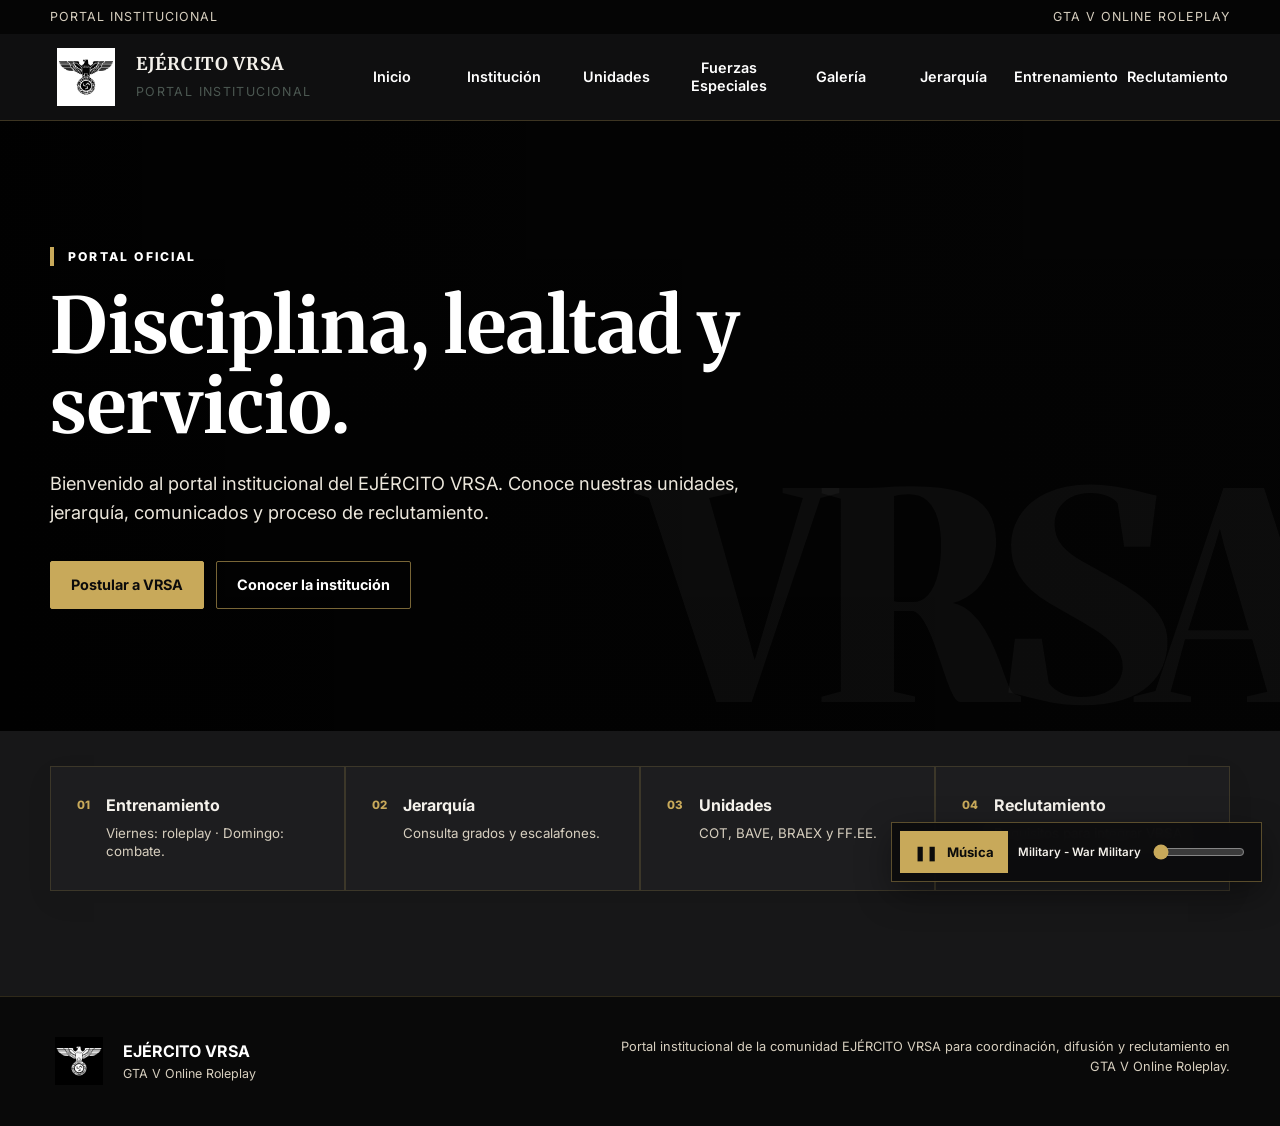
<file: index.html>
<!DOCTYPE html><html lang="es"><head><meta charset="UTF-8"><meta name="viewport" content="width=device-width, initial-scale=1.0">
<meta name="description" content="Portal oficial de EJÉRCITO VRSA, comunidad de roleplay militar en GTA V Online para PS5. Conoce nuestras unidades, jerarquía, entrenamientos y reclutamiento.">
<meta name="robots" content="index, follow, max-image-preview:large">
<link rel="canonical" href="https://vrsaeai.github.io/EJERCITO-VRSA/">
<meta property="og:type" content="website">
<meta property="og:site_name" content="EJÉRCITO VRSA">
<meta property="og:title" content="EJÉRCITO VRSA | Portal Oficial">
<meta property="og:description" content="Portal oficial de EJÉRCITO VRSA, comunidad de roleplay militar en GTA V Online para PS5. Conoce nuestras unidades, jerarquía, entrenamientos y reclutamiento.">
<meta property="og:url" content="https://vrsaeai.github.io/EJERCITO-VRSA/">
<meta property="og:image" content="https://vrsaeai.github.io/EJERCITO-VRSA/favicon.png">
<meta property="og:image:alt" content="Logo de EJÉRCITO VRSA">
<meta name="twitter:card" content="summary">
<meta name="twitter:title" content="EJÉRCITO VRSA | Portal Oficial">
<meta name="twitter:description" content="Portal oficial de EJÉRCITO VRSA, comunidad de roleplay militar en GTA V Online para PS5. Conoce nuestras unidades, jerarquía, entrenamientos y reclutamiento.">
<meta name="twitter:image" content="https://vrsaeai.github.io/EJERCITO-VRSA/favicon.png"><title>EJÉRCITO VRSA | Portal Oficial</title>
<link rel="preconnect" href="https://fonts.googleapis.com"><link rel="preconnect" href="https://fonts.gstatic.com" crossorigin>
<link href="https://fonts.googleapis.com/css2?family=Inter:wght@400;500;600;700;800&family=Merriweather:wght@700;900&display=swap" rel="stylesheet">

<link rel="icon" type="image/png" href="favicon.png">
<link rel="shortcut icon" href="favicon.ico">
<link rel="apple-touch-icon" href="favicon.png">
<link rel="stylesheet" href="styles.css">
<script type="application/ld+json">
{
  "@context": "https://schema.org",
  "@type": "WebSite",
  "name": "EJÉRCITO VRSA",
  "alternateName": "VRSA_EAI",
  "url": "https://vrsaeai.github.io/EJERCITO-VRSA/",
  "description": "Portal oficial de EJÉRCITO VRSA, comunidad de roleplay militar en GTA V Online para PS5.",
  "image": "https://vrsaeai.github.io/EJERCITO-VRSA/favicon.png",
  "sameAs": [
    "https://www.instagram.com/v.r.s.a_eai",
    "https://www.tiktok.com/@vrsa_oficial"
  ]
}
</script>
</head><body><div class="top-strip"><div class="container top-strip__inner"><span>Portal institucional</span><span>GTA V Online Roleplay</span></div></div>
<header class="site-header"><div class="container header-inner">
<a class="brand" href="index.html"><img src="logo-vrsa.jpeg" alt="Logo Ejército VRSA"><div><strong>EJÉRCITO VRSA</strong><span>Portal Institucional</span></div></a>
<button class="menu-toggle" aria-label="Abrir menú" aria-expanded="false">☰</button>
<nav class="main-nav">
<a href="index.html">Inicio</a><a href="institucion.html">Institución</a><a href="unidades.html">Unidades</a><a href="fuerzas-especiales.html">Fuerzas Especiales</a><a href="galeria.html">Galería</a><a href="jerarquia.html">Jerarquía</a><a href="entrenamiento.html">Entrenamiento</a><a href="reclutamiento.html">Reclutamiento</a>
</nav></div></header><main>
<section class="hero hero-video">
<video class="hero-bg-video" autoplay muted loop playsinline preload="metadata" aria-hidden="true">
  <source src="video-inicio.mp4" type="video/mp4">
</video><div class="hero-overlay"></div><div class="container hero-content"><div class="hero-kicker">PORTAL OFICIAL</div><h1>Disciplina, lealtad y servicio.</h1><p>Bienvenido al portal institucional del EJÉRCITO VRSA. Conoce nuestras unidades, jerarquía, comunicados y proceso de reclutamiento.</p><div class="hero-actions"><a class="btn btn-primary" href="reclutamiento.html">Postular a VRSA</a><a class="btn btn-secondary" href="institucion.html">Conocer la institución</a></div></div></section>
<section class="section"><div class="container quick-grid" style="margin-top:-70px"><a href="entrenamiento.html" class="quick-card"><span class="quick-number">01</span><div><strong>Entrenamiento</strong><small>Viernes: roleplay · Domingo: combate.</small></div></a><a href="jerarquia.html" class="quick-card"><span class="quick-number">02</span><div><strong>Jerarquía</strong><small>Consulta grados y escalafones.</small></div></a><a href="unidades.html" class="quick-card"><span class="quick-number">03</span><div><strong>Unidades</strong><small>COT, BAVE, BRAEX y FF.EE.</small></div></a><a href="reclutamiento.html" class="quick-card"><span class="quick-number">04</span><div><strong>Reclutamiento</strong><small>Requisitos para integrar VRSA.</small></div></a></div></section>
</main><footer><div class="container footer-grid"><div class="footer-brand"><img src="logo-vrsa.jpeg" alt="Logo VRSA"><div><strong>EJÉRCITO VRSA</strong><span>GTA V Online Roleplay</span></div></div><div class="footer-copy"><p>Portal institucional de la comunidad EJÉRCITO VRSA para coordinación, difusión y reclutamiento en GTA V Online Roleplay.</p></div></div></footer><script src="script.js"></script></body></html>
</file>
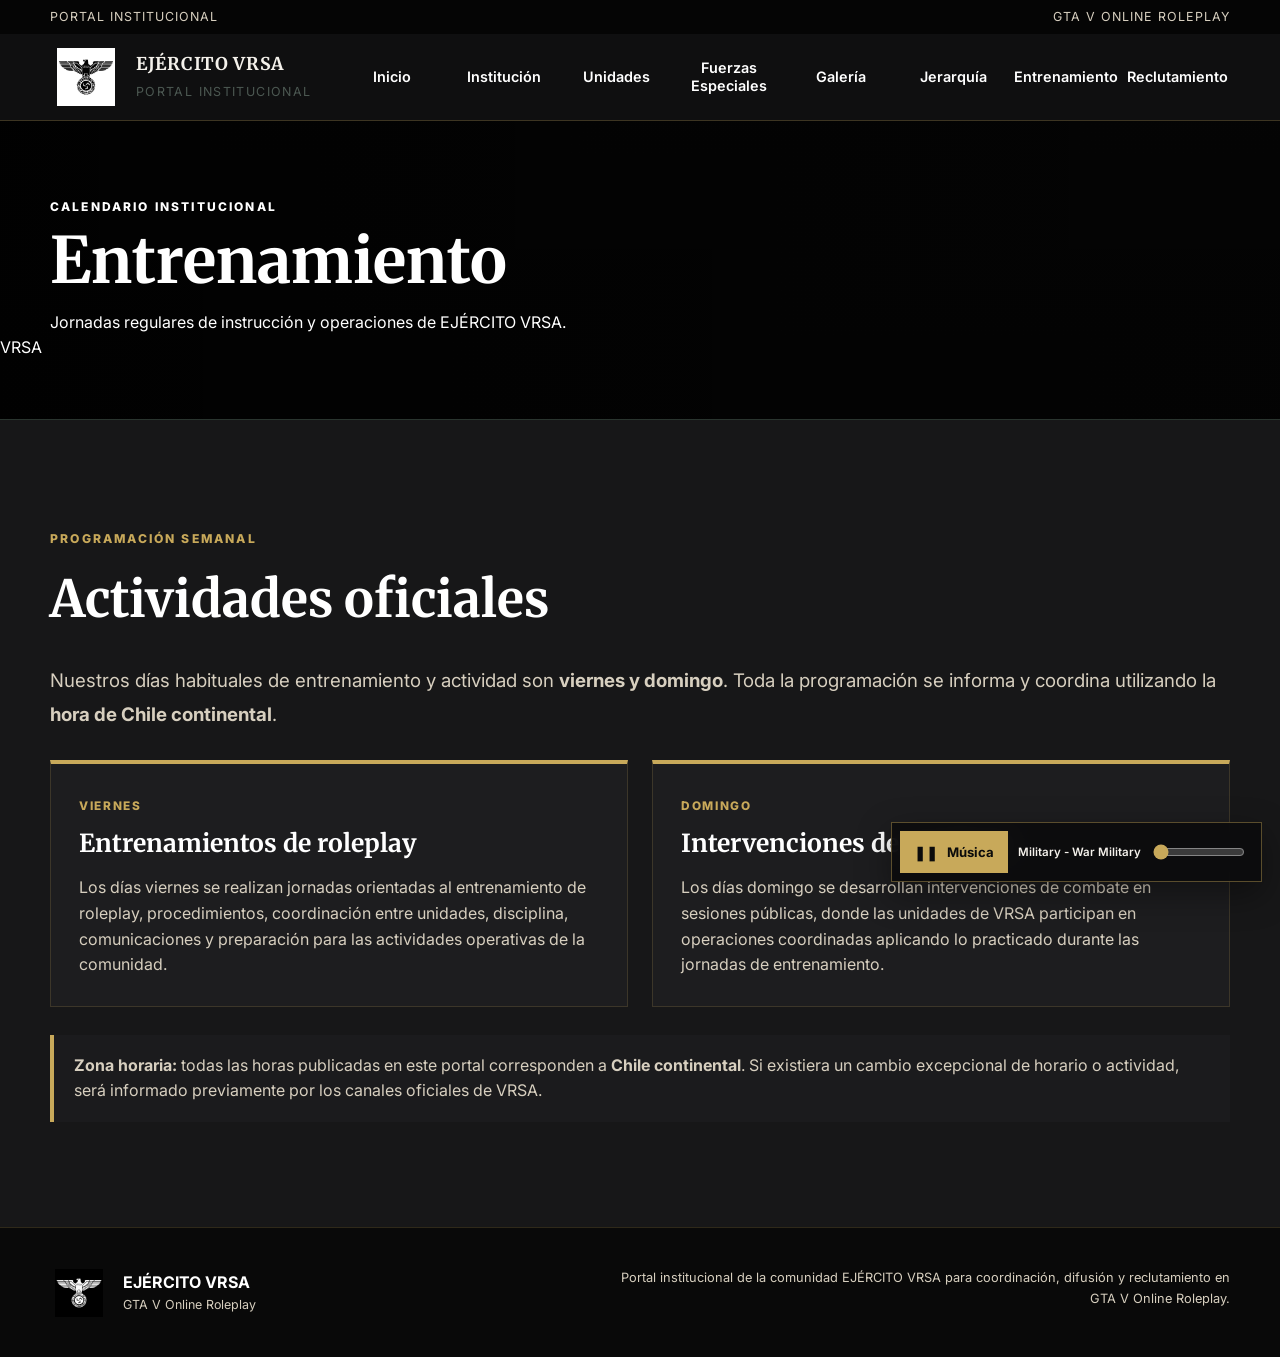
<file: entrenamiento.html>
<!DOCTYPE html><html lang="es"><head><meta charset="UTF-8"><meta name="viewport" content="width=device-width, initial-scale=1.0">
<meta name="description" content="Información sobre los entrenamientos de EJÉRCITO VRSA: roleplay los viernes e intervenciones los domingos en horario de Chile.">
<meta name="robots" content="index, follow, max-image-preview:large">
<link rel="canonical" href="https://vrsaeai.github.io/EJERCITO-VRSA/entrenamiento.html">
<meta property="og:type" content="website">
<meta property="og:site_name" content="EJÉRCITO VRSA">
<meta property="og:title" content="Entrenamiento | EJÉRCITO VRSA">
<meta property="og:description" content="Información sobre los entrenamientos de EJÉRCITO VRSA: roleplay los viernes e intervenciones los domingos en horario de Chile.">
<meta property="og:url" content="https://vrsaeai.github.io/EJERCITO-VRSA/entrenamiento.html">
<meta property="og:image" content="https://vrsaeai.github.io/EJERCITO-VRSA/favicon.png">
<meta property="og:image:alt" content="Logo de EJÉRCITO VRSA">
<meta name="twitter:card" content="summary">
<meta name="twitter:title" content="Entrenamiento | EJÉRCITO VRSA">
<meta name="twitter:description" content="Información sobre los entrenamientos de EJÉRCITO VRSA: roleplay los viernes e intervenciones los domingos en horario de Chile.">
<meta name="twitter:image" content="https://vrsaeai.github.io/EJERCITO-VRSA/favicon.png"><title>Entrenamiento | EJÉRCITO VRSA</title>
<link rel="preconnect" href="https://fonts.googleapis.com"><link rel="preconnect" href="https://fonts.gstatic.com" crossorigin>
<link href="https://fonts.googleapis.com/css2?family=Inter:wght@400;500;600;700;800&family=Merriweather:wght@700;900&display=swap" rel="stylesheet">

<link rel="icon" type="image/png" href="favicon.png">
<link rel="shortcut icon" href="favicon.ico">
<link rel="apple-touch-icon" href="favicon.png">
<link rel="stylesheet" href="styles.css"></head><body><div class="top-strip"><div class="container top-strip__inner"><span>Portal institucional</span><span>GTA V Online Roleplay</span></div></div>
<header class="site-header"><div class="container header-inner">
<a class="brand" href="index.html"><img src="logo-vrsa.jpeg" alt="Logo Ejército VRSA"><div><strong>EJÉRCITO VRSA</strong><span>Portal Institucional</span></div></a>
<button class="menu-toggle" aria-label="Abrir menú" aria-expanded="false">☰</button>
<nav class="main-nav">
<a href="index.html">Inicio</a><a href="institucion.html">Institución</a><a href="unidades.html">Unidades</a><a href="fuerzas-especiales.html">Fuerzas Especiales</a><a href="galeria.html">Galería</a><a href="jerarquia.html">Jerarquía</a><a href="entrenamiento.html">Entrenamiento</a><a href="reclutamiento.html">Reclutamiento</a>
</nav></div></header><main>
<section class="page-hero hero-video"><video class="hero-bg-video" autoplay muted loop playsinline preload="metadata" aria-hidden="true"><source src="video-entrenamiento.mp4" type="video/mp4"></video>
  <div class="container">
    <span class="kicker">CALENDARIO INSTITUCIONAL</span>
    <h1>Entrenamiento</h1>
    <p>Jornadas regulares de instrucción y operaciones de EJÉRCITO VRSA.</p>
  </div>
</section>

<section class="section">
  <div class="container">
    <span class="eyebrow">PROGRAMACIÓN SEMANAL</span>
    <h2>Actividades oficiales</h2>
    <p class="lead">
      Nuestros días habituales de entrenamiento y actividad son <strong>viernes y domingo</strong>.
      Toda la programación se informa y coordina utilizando la <strong>hora de Chile continental</strong>.
    </p>

    <div class="activity-grid">
      <article class="activity-card">
        <span class="activity-day">VIERNES</span>
        <h3>Entrenamientos de roleplay</h3>
        <p>
          Los días viernes se realizan jornadas orientadas al entrenamiento de roleplay,
          procedimientos, coordinación entre unidades, disciplina, comunicaciones y preparación
          para las actividades operativas de la comunidad.
        </p>
      </article>

      <article class="activity-card">
        <span class="activity-day">DOMINGO</span>
        <h3>Intervenciones de combate</h3>
        <p>
          Los días domingo se desarrollan intervenciones de combate en sesiones públicas,
          donde las unidades de VRSA participan en operaciones coordinadas aplicando lo practicado
          durante las jornadas de entrenamiento.
        </p>
      </article>
    </div>

    <div class="timezone-note">
      <strong>Zona horaria:</strong> todas las horas publicadas en este portal corresponden a
      <strong>Chile continental</strong>. Si existiera un cambio excepcional de horario o actividad,
      será informado previamente por los canales oficiales de VRSA.
    </div>
  </div>
</section>
</main><footer><div class="container footer-grid"><div class="footer-brand"><img src="logo-vrsa.jpeg" alt="Logo VRSA"><div><strong>EJÉRCITO VRSA</strong><span>GTA V Online Roleplay</span></div></div><div class="footer-copy"><p>Portal institucional de la comunidad EJÉRCITO VRSA para coordinación, difusión y reclutamiento en GTA V Online Roleplay.</p></div></div></footer><script src="script.js"></script></body></html>
</file>
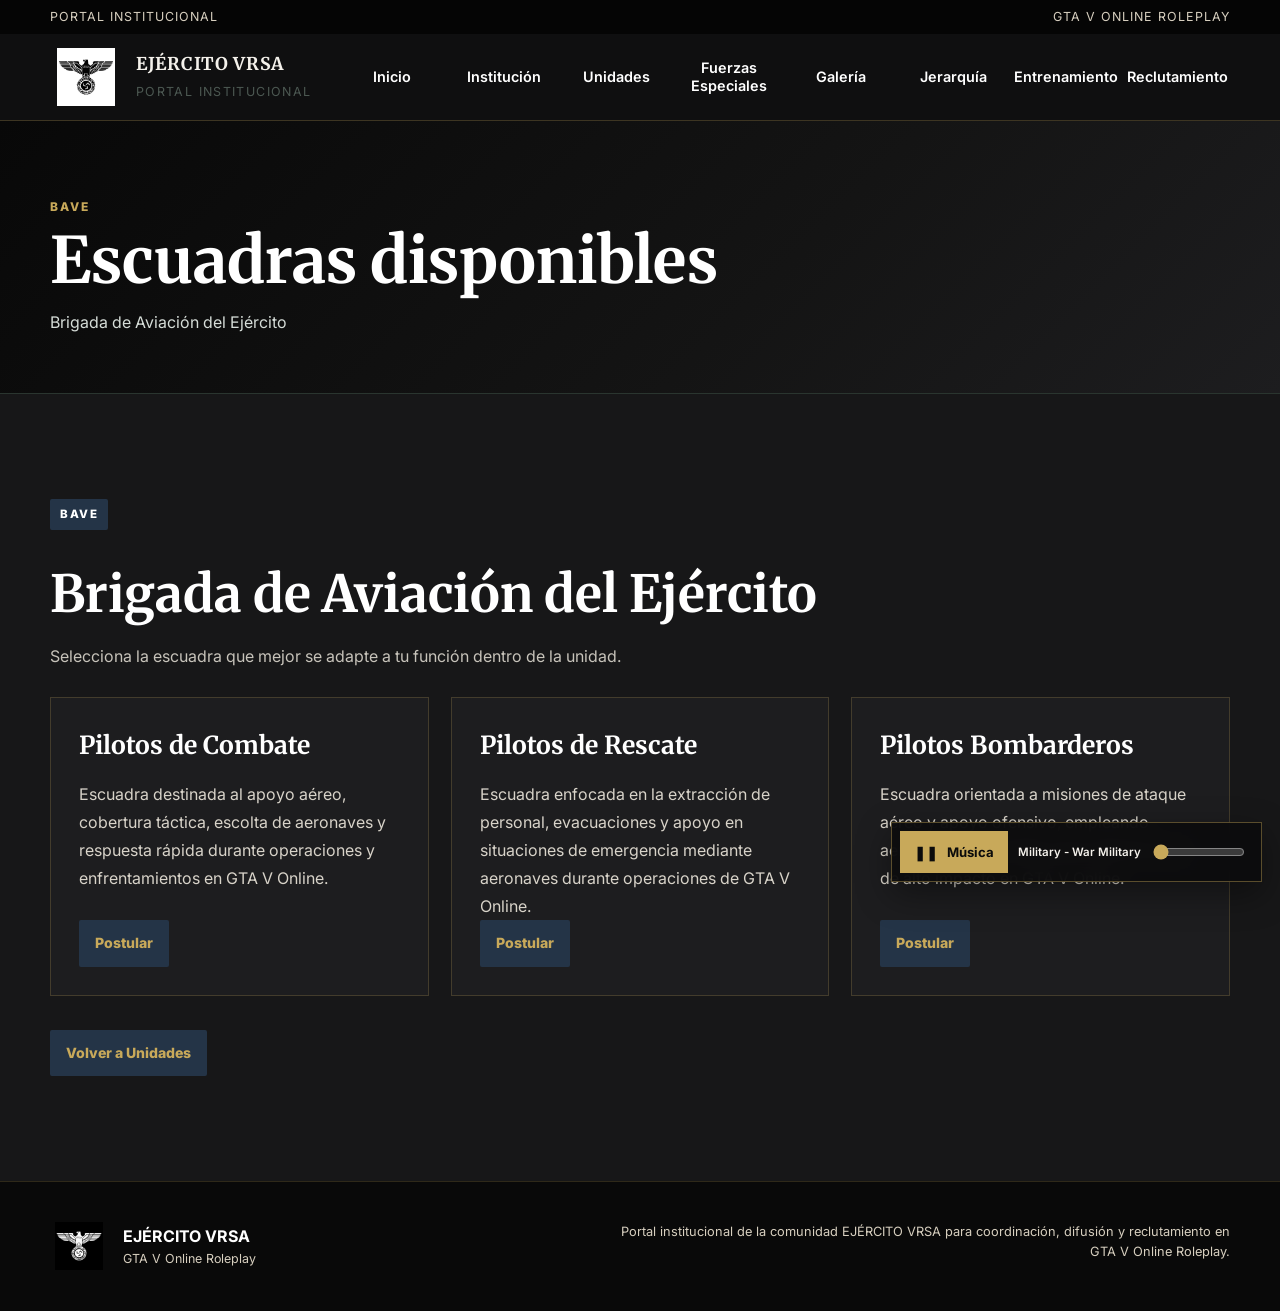
<file: escuadras-bave.html>
<!DOCTYPE html><html lang="es"><head><meta charset="UTF-8"><meta name="viewport" content="width=device-width, initial-scale=1.0">
<meta name="description" content="Escuadras disponibles de la Brigada de Aviación del Ejército de EJÉRCITO VRSA."><meta name="robots" content="index, follow, max-image-preview:large">
<link rel="canonical" href="https://vrsaeai.github.io/EJERCITO-VRSA/escuadras-bave.html"><meta property="og:type" content="website"><meta property="og:site_name" content="EJÉRCITO VRSA"><meta property="og:title" content="Escuadras BAVE | EJÉRCITO VRSA"><meta property="og:description" content="Escuadras disponibles de la Brigada de Aviación del Ejército de EJÉRCITO VRSA."><meta property="og:url" content="https://vrsaeai.github.io/EJERCITO-VRSA/escuadras-bave.html"><meta property="og:image" content="https://vrsaeai.github.io/EJERCITO-VRSA/favicon.png"><meta property="og:image:alt" content="Logo de EJÉRCITO VRSA"><meta name="twitter:card" content="summary"><meta name="twitter:title" content="Escuadras BAVE | EJÉRCITO VRSA"><meta name="twitter:description" content="Escuadras disponibles de la Brigada de Aviación del Ejército de EJÉRCITO VRSA."><meta name="twitter:image" content="https://vrsaeai.github.io/EJERCITO-VRSA/favicon.png"><title>Escuadras BAVE | EJÉRCITO VRSA</title>
<link rel="preconnect" href="https://fonts.googleapis.com"><link rel="preconnect" href="https://fonts.gstatic.com" crossorigin><link href="https://fonts.googleapis.com/css2?family=Inter:wght@400;500;600;700;800&family=Merriweather:wght@700;900&display=swap" rel="stylesheet"><link rel="icon" type="image/png" href="favicon.png"><link rel="shortcut icon" href="favicon.ico"><link rel="apple-touch-icon" href="favicon.png"><link rel="stylesheet" href="styles.css"></head><body><div class="top-strip"><div class="container top-strip__inner"><span>Portal institucional</span><span>GTA V Online Roleplay</span></div></div>
<header class="site-header"><div class="container header-inner">
<a class="brand" href="index.html"><img src="logo-vrsa.jpeg" alt="Logo Ejército VRSA"><div><strong>EJÉRCITO VRSA</strong><span>Portal Institucional</span></div></a>
<button class="menu-toggle" aria-label="Abrir menú" aria-expanded="false">☰</button>
<nav class="main-nav">
<a href="index.html">Inicio</a><a href="institucion.html">Institución</a><a href="unidades.html">Unidades</a><a href="fuerzas-especiales.html">Fuerzas Especiales</a><a href="galeria.html">Galería</a><a href="jerarquia.html">Jerarquía</a><a href="entrenamiento.html">Entrenamiento</a><a href="reclutamiento.html">Reclutamiento</a>
</nav></div></header><main>
<section class="page-hero"><div class="container"><span class="kicker">BAVE</span><h1>Escuadras disponibles</h1><p>Brigada de Aviación del Ejército</p></div></section>
<section class="section squads-page"><div class="container"><div class="squads-heading"><span class="unit-code">BAVE</span><h2>Brigada de Aviación del Ejército</h2><p>Selecciona la escuadra que mejor se adapte a tu función dentro de la unidad.</p></div><div class="squad-grid"><article class="squad-card"><h3>Pilotos de Combate</h3><p>Escuadra destinada al apoyo aéreo, cobertura táctica, escolta de aeronaves y respuesta rápida durante operaciones y enfrentamientos en GTA V Online.</p><a class="page-link squad-postular" href="https://discord.gg/U3bQzCfjwb" target="_blank" rel="noopener noreferrer">Postular</a></article><article class="squad-card"><h3>Pilotos de Rescate</h3><p>Escuadra enfocada en la extracción de personal, evacuaciones y apoyo en situaciones de emergencia mediante aeronaves durante operaciones de GTA V Online.</p><a class="page-link squad-postular" href="https://discord.gg/U3bQzCfjwb" target="_blank" rel="noopener noreferrer">Postular</a></article><article class="squad-card"><h3>Pilotos Bombarderos</h3><p>Escuadra orientada a misiones de ataque aéreo y apoyo ofensivo, empleando aeronaves preparadas para operaciones de alto impacto en GTA V Online.</p><a class="page-link squad-postular" href="https://discord.gg/U3bQzCfjwb" target="_blank" rel="noopener noreferrer">Postular</a></article></div><div class="cta-inline"><a class="page-link" href="unidades.html">Volver a Unidades</a></div></div></section>
</main><footer><div class="container footer-grid"><div class="footer-brand"><img src="logo-vrsa.jpeg" alt="Logo VRSA"><div><strong>EJÉRCITO VRSA</strong><span>GTA V Online Roleplay</span></div></div><div class="footer-copy"><p>Portal institucional de la comunidad EJÉRCITO VRSA para coordinación, difusión y reclutamiento en GTA V Online Roleplay.</p></div></div></footer><script src="script.js"></script></body></html>
</file>
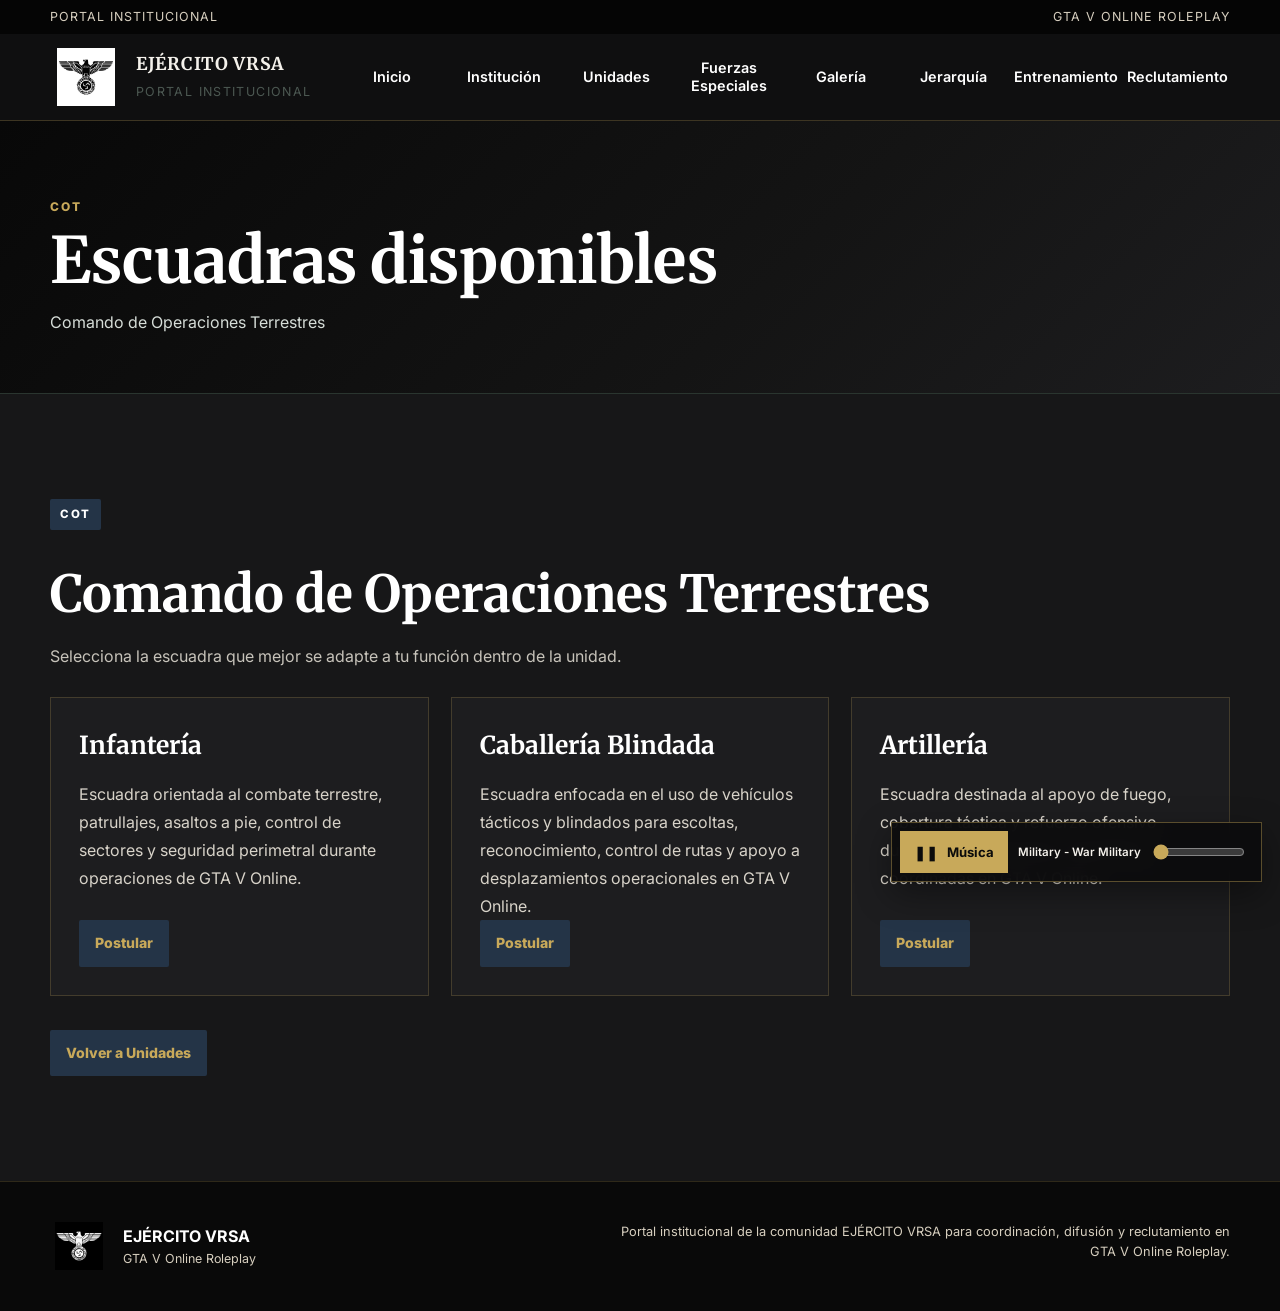
<file: escuadras-cot.html>
<!DOCTYPE html><html lang="es"><head><meta charset="UTF-8"><meta name="viewport" content="width=device-width, initial-scale=1.0">
<meta name="description" content="Escuadras disponibles del Comando de Operaciones Terrestres de EJÉRCITO VRSA."><meta name="robots" content="index, follow, max-image-preview:large">
<link rel="canonical" href="https://vrsaeai.github.io/EJERCITO-VRSA/escuadras-cot.html"><meta property="og:type" content="website"><meta property="og:site_name" content="EJÉRCITO VRSA"><meta property="og:title" content="Escuadras COT | EJÉRCITO VRSA"><meta property="og:description" content="Escuadras disponibles del Comando de Operaciones Terrestres de EJÉRCITO VRSA."><meta property="og:url" content="https://vrsaeai.github.io/EJERCITO-VRSA/escuadras-cot.html"><meta property="og:image" content="https://vrsaeai.github.io/EJERCITO-VRSA/favicon.png"><meta property="og:image:alt" content="Logo de EJÉRCITO VRSA"><meta name="twitter:card" content="summary"><meta name="twitter:title" content="Escuadras COT | EJÉRCITO VRSA"><meta name="twitter:description" content="Escuadras disponibles del Comando de Operaciones Terrestres de EJÉRCITO VRSA."><meta name="twitter:image" content="https://vrsaeai.github.io/EJERCITO-VRSA/favicon.png"><title>Escuadras COT | EJÉRCITO VRSA</title>
<link rel="preconnect" href="https://fonts.googleapis.com"><link rel="preconnect" href="https://fonts.gstatic.com" crossorigin><link href="https://fonts.googleapis.com/css2?family=Inter:wght@400;500;600;700;800&family=Merriweather:wght@700;900&display=swap" rel="stylesheet"><link rel="icon" type="image/png" href="favicon.png"><link rel="shortcut icon" href="favicon.ico"><link rel="apple-touch-icon" href="favicon.png"><link rel="stylesheet" href="styles.css"></head><body><div class="top-strip"><div class="container top-strip__inner"><span>Portal institucional</span><span>GTA V Online Roleplay</span></div></div>
<header class="site-header"><div class="container header-inner">
<a class="brand" href="index.html"><img src="logo-vrsa.jpeg" alt="Logo Ejército VRSA"><div><strong>EJÉRCITO VRSA</strong><span>Portal Institucional</span></div></a>
<button class="menu-toggle" aria-label="Abrir menú" aria-expanded="false">☰</button>
<nav class="main-nav">
<a href="index.html">Inicio</a><a href="institucion.html">Institución</a><a href="unidades.html">Unidades</a><a href="fuerzas-especiales.html">Fuerzas Especiales</a><a href="galeria.html">Galería</a><a href="jerarquia.html">Jerarquía</a><a href="entrenamiento.html">Entrenamiento</a><a href="reclutamiento.html">Reclutamiento</a>
</nav></div></header><main>
<section class="page-hero"><div class="container"><span class="kicker">COT</span><h1>Escuadras disponibles</h1><p>Comando de Operaciones Terrestres</p></div></section>
<section class="section squads-page"><div class="container"><div class="squads-heading"><span class="unit-code">COT</span><h2>Comando de Operaciones Terrestres</h2><p>Selecciona la escuadra que mejor se adapte a tu función dentro de la unidad.</p></div><div class="squad-grid"><article class="squad-card"><h3>Infantería</h3><p>Escuadra orientada al combate terrestre, patrullajes, asaltos a pie, control de sectores y seguridad perimetral durante operaciones de GTA V Online.</p><a class="page-link squad-postular" href="https://discord.gg/U3bQzCfjwb" target="_blank" rel="noopener noreferrer">Postular</a></article><article class="squad-card"><h3>Caballería Blindada</h3><p>Escuadra enfocada en el uso de vehículos tácticos y blindados para escoltas, reconocimiento, control de rutas y apoyo a desplazamientos operacionales en GTA V Online.</p><a class="page-link squad-postular" href="https://discord.gg/U3bQzCfjwb" target="_blank" rel="noopener noreferrer">Postular</a></article><article class="squad-card"><h3>Artillería</h3><p>Escuadra destinada al apoyo de fuego, cobertura táctica y refuerzo ofensivo durante intervenciones y maniobras coordinadas en GTA V Online.</p><a class="page-link squad-postular" href="https://discord.gg/U3bQzCfjwb" target="_blank" rel="noopener noreferrer">Postular</a></article></div><div class="cta-inline"><a class="page-link" href="unidades.html">Volver a Unidades</a></div></div></section>
</main><footer><div class="container footer-grid"><div class="footer-brand"><img src="logo-vrsa.jpeg" alt="Logo VRSA"><div><strong>EJÉRCITO VRSA</strong><span>GTA V Online Roleplay</span></div></div><div class="footer-copy"><p>Portal institucional de la comunidad EJÉRCITO VRSA para coordinación, difusión y reclutamiento en GTA V Online Roleplay.</p></div></div></footer><script src="script.js"></script></body></html>
</file>
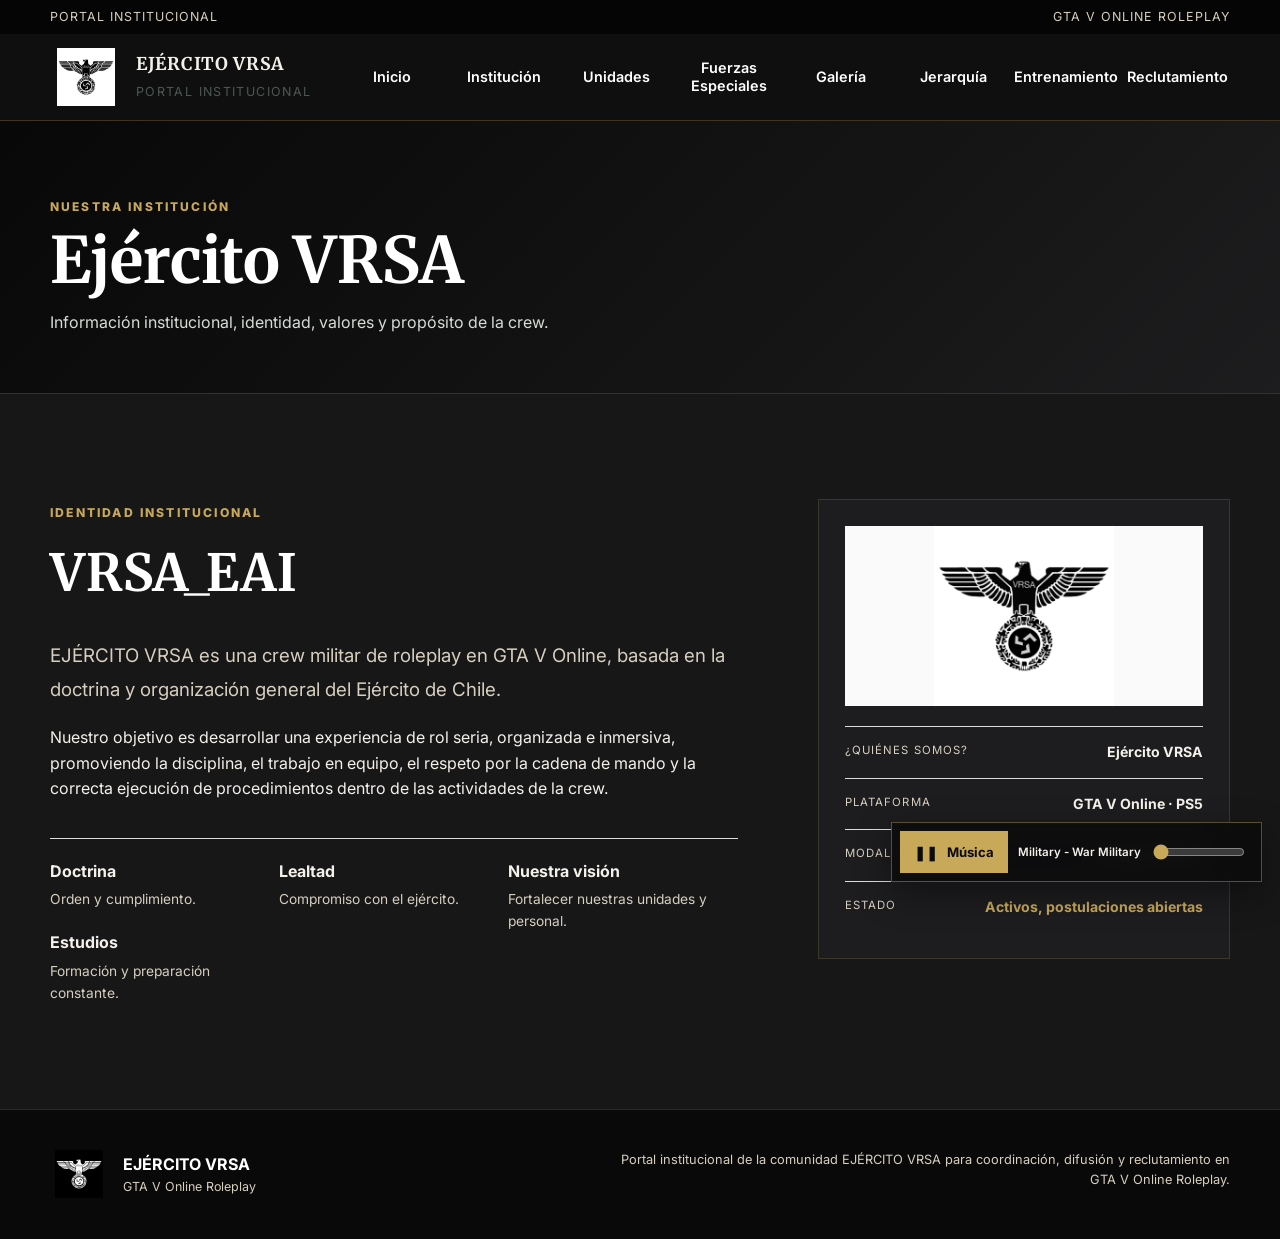
<file: institucion.html>
<!DOCTYPE html><html lang="es"><head><meta charset="UTF-8"><meta name="viewport" content="width=device-width, initial-scale=1.0">
<meta name="description" content="Conoce EJÉRCITO VRSA, nuestra organización, doctrina, visión y estructura institucional dentro del roleplay militar en GTA V Online para PS5.">
<meta name="robots" content="index, follow, max-image-preview:large">
<link rel="canonical" href="https://vrsaeai.github.io/EJERCITO-VRSA/institucion.html">
<meta property="og:type" content="website">
<meta property="og:site_name" content="EJÉRCITO VRSA">
<meta property="og:title" content="Institución | EJÉRCITO VRSA">
<meta property="og:description" content="Conoce EJÉRCITO VRSA, nuestra organización, doctrina, visión y estructura institucional dentro del roleplay militar en GTA V Online para PS5.">
<meta property="og:url" content="https://vrsaeai.github.io/EJERCITO-VRSA/institucion.html">
<meta property="og:image" content="https://vrsaeai.github.io/EJERCITO-VRSA/favicon.png">
<meta property="og:image:alt" content="Logo de EJÉRCITO VRSA">
<meta name="twitter:card" content="summary">
<meta name="twitter:title" content="Institución | EJÉRCITO VRSA">
<meta name="twitter:description" content="Conoce EJÉRCITO VRSA, nuestra organización, doctrina, visión y estructura institucional dentro del roleplay militar en GTA V Online para PS5.">
<meta name="twitter:image" content="https://vrsaeai.github.io/EJERCITO-VRSA/favicon.png"><title>Institución | EJÉRCITO VRSA</title>
<link rel="preconnect" href="https://fonts.googleapis.com"><link rel="preconnect" href="https://fonts.gstatic.com" crossorigin>
<link href="https://fonts.googleapis.com/css2?family=Inter:wght@400;500;600;700;800&family=Merriweather:wght@700;900&display=swap" rel="stylesheet">

<link rel="icon" type="image/png" href="favicon.png">
<link rel="shortcut icon" href="favicon.ico">
<link rel="apple-touch-icon" href="favicon.png">
<link rel="stylesheet" href="styles.css"></head><body><div class="top-strip"><div class="container top-strip__inner"><span>Portal institucional</span><span>GTA V Online Roleplay</span></div></div>
<header class="site-header"><div class="container header-inner">
<a class="brand" href="index.html"><img src="logo-vrsa.jpeg" alt="Logo Ejército VRSA"><div><strong>EJÉRCITO VRSA</strong><span>Portal Institucional</span></div></a>
<button class="menu-toggle" aria-label="Abrir menú" aria-expanded="false">☰</button>
<nav class="main-nav">
<a href="index.html">Inicio</a><a href="institucion.html">Institución</a><a href="unidades.html">Unidades</a><a href="fuerzas-especiales.html">Fuerzas Especiales</a><a href="galeria.html">Galería</a><a href="jerarquia.html">Jerarquía</a><a href="entrenamiento.html">Entrenamiento</a><a href="reclutamiento.html">Reclutamiento</a>
</nav></div></header><main>
<section class="page-hero"><div class="container"><span class="kicker">NUESTRA INSTITUCIÓN</span><h1>Ejército VRSA</h1><p>Información institucional, identidad, valores y propósito de la crew.</p></div></section>
<section class="section"><div class="container split"><div><span class="eyebrow">IDENTIDAD INSTITUCIONAL</span><h2>VRSA_EAI</h2><p class="lead">EJÉRCITO VRSA es una crew militar de roleplay en GTA V Online, basada en la doctrina y organización general del Ejército de Chile.</p><p>Nuestro objetivo es desarrollar una experiencia de rol seria, organizada e inmersiva, promoviendo la disciplina, el trabajo en equipo, el respeto por la cadena de mando y la correcta ejecución de procedimientos dentro de las actividades de la crew.</p><div class="values"><div><strong>Doctrina</strong><span>Orden y cumplimiento.</span><div style="height:12px"></div><strong>Estudios</strong><span>Formación y preparación constante.</span></div><div><strong>Lealtad</strong><span>Compromiso con el ejército.</span></div><div><strong>Nuestra visión</strong><span>Fortalecer nuestras unidades y personal.</span></div></div></div><aside class="institution-card"><img src="logo-vrsa.jpeg" alt="Insignia VRSA"><div><span>¿QUIÉNES SOMOS?</span><strong>Ejército VRSA</strong></div><div><span>PLATAFORMA</span><strong>GTA V Online · PS5</strong></div><div><span>MODALIDAD</span><strong>Roleplay Militar</strong></div><div><span>ESTADO</span><strong class="status">Activos, postulaciones abiertas</strong></div></aside></div></section>
</main><footer><div class="container footer-grid"><div class="footer-brand"><img src="logo-vrsa.jpeg" alt="Logo VRSA"><div><strong>EJÉRCITO VRSA</strong><span>GTA V Online Roleplay</span></div></div><div class="footer-copy"><p>Portal institucional de la comunidad EJÉRCITO VRSA para coordinación, difusión y reclutamiento en GTA V Online Roleplay.</p></div></div></footer><script src="script.js"></script></body></html>
</file>
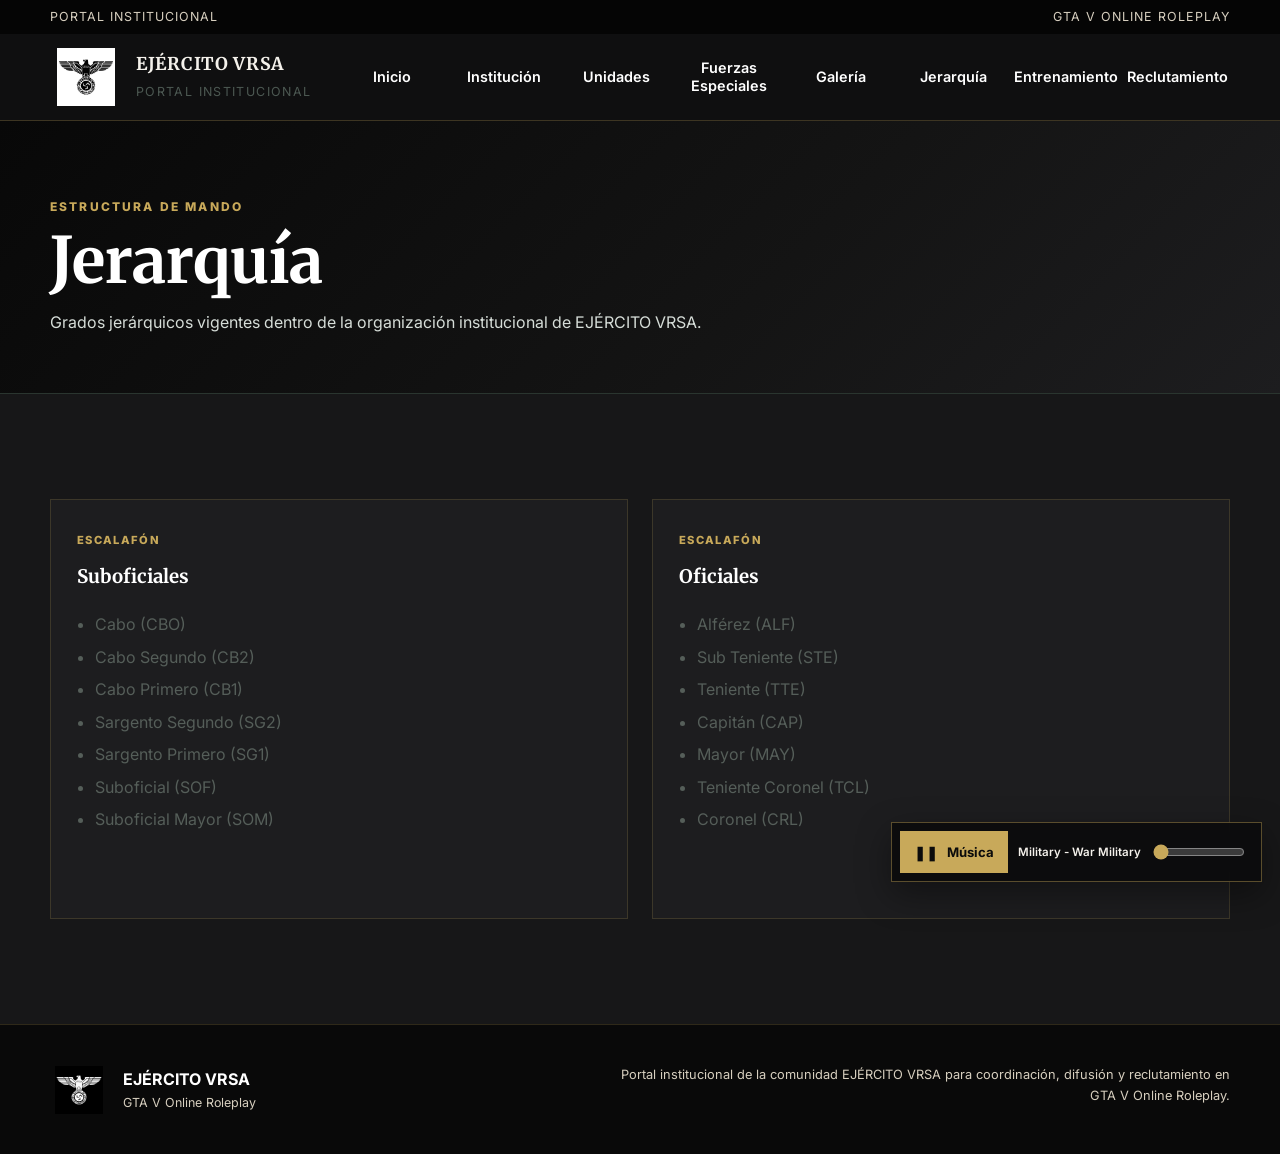
<file: jerarquia.html>
<!DOCTYPE html><html lang="es"><head><meta charset="UTF-8"><meta name="viewport" content="width=device-width, initial-scale=1.0">
<meta name="description" content="Consulta la jerarquía y los grados de EJÉRCITO VRSA, desde suboficiales hasta oficiales.">
<meta name="robots" content="index, follow, max-image-preview:large">
<link rel="canonical" href="https://vrsaeai.github.io/EJERCITO-VRSA/jerarquia.html">
<meta property="og:type" content="website">
<meta property="og:site_name" content="EJÉRCITO VRSA">
<meta property="og:title" content="Jerarquía | EJÉRCITO VRSA">
<meta property="og:description" content="Consulta la jerarquía y los grados de EJÉRCITO VRSA, desde suboficiales hasta oficiales.">
<meta property="og:url" content="https://vrsaeai.github.io/EJERCITO-VRSA/jerarquia.html">
<meta property="og:image" content="https://vrsaeai.github.io/EJERCITO-VRSA/favicon.png">
<meta property="og:image:alt" content="Logo de EJÉRCITO VRSA">
<meta name="twitter:card" content="summary">
<meta name="twitter:title" content="Jerarquía | EJÉRCITO VRSA">
<meta name="twitter:description" content="Consulta la jerarquía y los grados de EJÉRCITO VRSA, desde suboficiales hasta oficiales.">
<meta name="twitter:image" content="https://vrsaeai.github.io/EJERCITO-VRSA/favicon.png"><title>Jerarquía | EJÉRCITO VRSA</title>
<link rel="preconnect" href="https://fonts.googleapis.com"><link rel="preconnect" href="https://fonts.gstatic.com" crossorigin>
<link href="https://fonts.googleapis.com/css2?family=Inter:wght@400;500;600;700;800&family=Merriweather:wght@700;900&display=swap" rel="stylesheet">

<link rel="icon" type="image/png" href="favicon.png">
<link rel="shortcut icon" href="favicon.ico">
<link rel="apple-touch-icon" href="favicon.png">
<link rel="stylesheet" href="styles.css"></head><body><div class="top-strip"><div class="container top-strip__inner"><span>Portal institucional</span><span>GTA V Online Roleplay</span></div></div>
<header class="site-header"><div class="container header-inner">
<a class="brand" href="index.html"><img src="logo-vrsa.jpeg" alt="Logo Ejército VRSA"><div><strong>EJÉRCITO VRSA</strong><span>Portal Institucional</span></div></a>
<button class="menu-toggle" aria-label="Abrir menú" aria-expanded="false">☰</button>
<nav class="main-nav">
<a href="index.html">Inicio</a><a href="institucion.html">Institución</a><a href="unidades.html">Unidades</a><a href="fuerzas-especiales.html">Fuerzas Especiales</a><a href="galeria.html">Galería</a><a href="jerarquia.html">Jerarquía</a><a href="entrenamiento.html">Entrenamiento</a><a href="reclutamiento.html">Reclutamiento</a>
</nav></div></header><main>
<section class="page-hero"><div class="container"><span class="kicker">ESTRUCTURA DE MANDO</span><h1>Jerarquía</h1><p>Grados jerárquicos vigentes dentro de la organización institucional de EJÉRCITO VRSA.</p></div></section>
<section class="section"><div class="container rank-page-grid ranks-two"><article class="rank-group"><span class="rank-label">ESCALAFÓN</span><h3>Suboficiales</h3><ul><li>Cabo (CBO)</li><li>Cabo Segundo (CB2)</li><li>Cabo Primero (CB1)</li><li>Sargento Segundo (SG2)</li><li>Sargento Primero (SG1)</li><li>Suboficial (SOF)</li><li>Suboficial Mayor (SOM)</li></ul></article><article class="rank-group"><span class="rank-label">ESCALAFÓN</span><h3>Oficiales</h3><ul><li>Alférez (ALF)</li><li>Sub Teniente (STE)</li><li>Teniente (TTE)</li><li>Capitán (CAP)</li><li>Mayor (MAY)</li><li>Teniente Coronel (TCL)</li><li>Coronel (CRL)</li></ul></article></div></section>
</main><footer><div class="container footer-grid"><div class="footer-brand"><img src="logo-vrsa.jpeg" alt="Logo VRSA"><div><strong>EJÉRCITO VRSA</strong><span>GTA V Online Roleplay</span></div></div><div class="footer-copy"><p>Portal institucional de la comunidad EJÉRCITO VRSA para coordinación, difusión y reclutamiento en GTA V Online Roleplay.</p></div></div></footer><script src="script.js"></script></body></html>
</file>
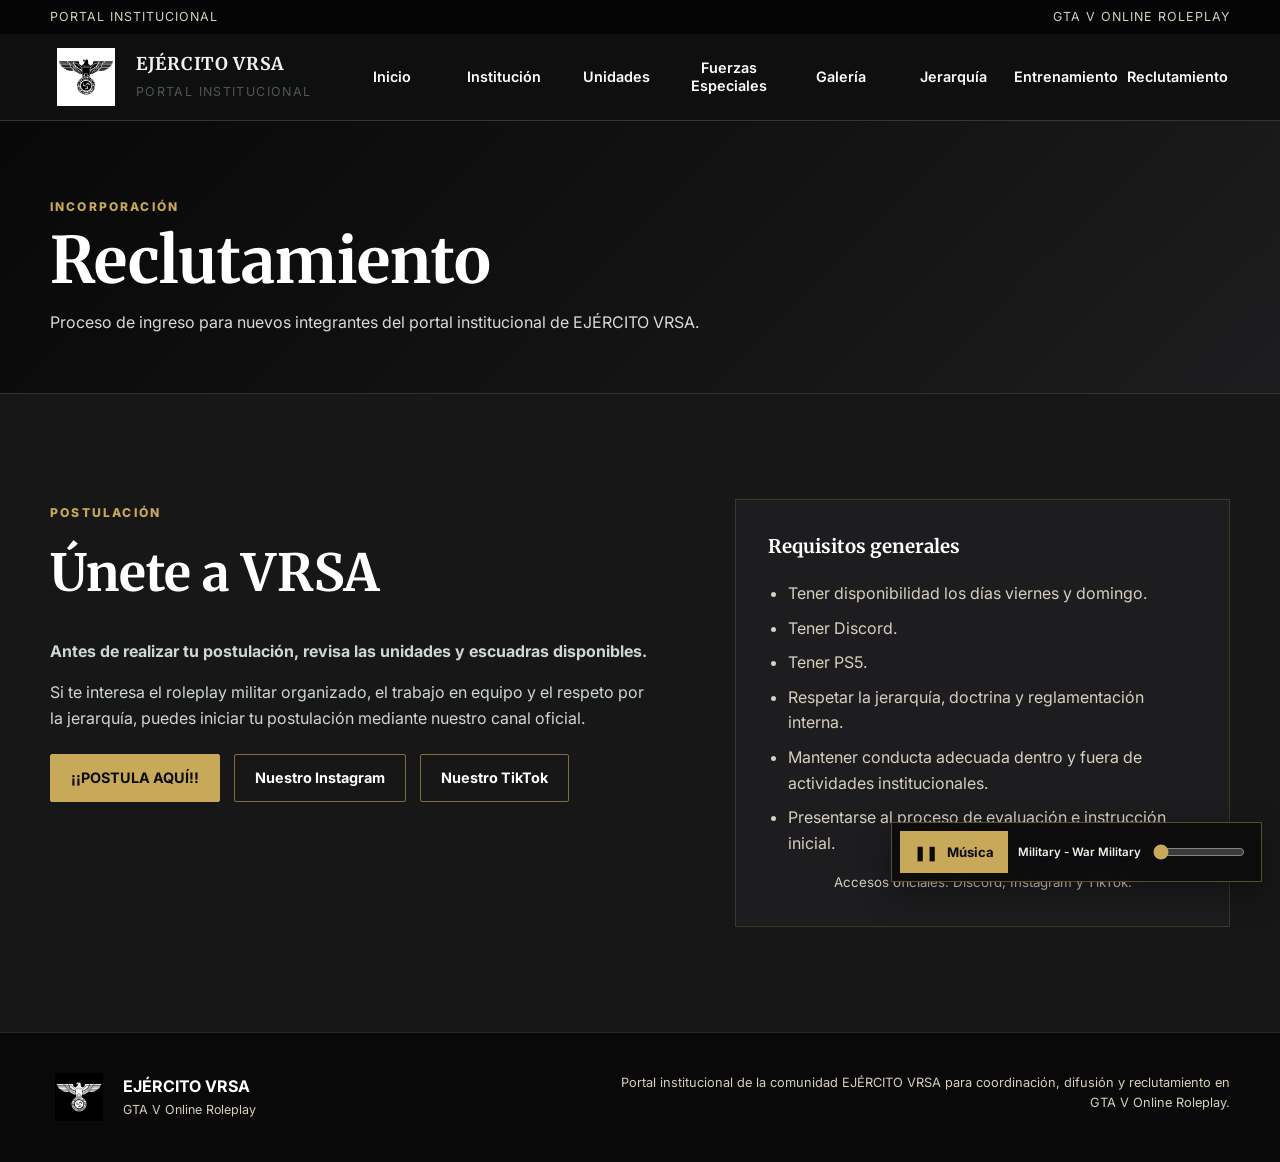
<file: reclutamiento.html>
<!DOCTYPE html><html lang="es"><head><meta charset="UTF-8"><meta name="viewport" content="width=device-width, initial-scale=1.0">
<meta name="description" content="Postula a EJÉRCITO VRSA. Revisa los requisitos de ingreso, disponibilidad, Discord y PS5, y accede a nuestros canales oficiales.">
<meta name="robots" content="index, follow, max-image-preview:large">
<link rel="canonical" href="https://vrsaeai.github.io/EJERCITO-VRSA/reclutamiento.html">
<meta property="og:type" content="website">
<meta property="og:site_name" content="EJÉRCITO VRSA">
<meta property="og:title" content="Reclutamiento | EJÉRCITO VRSA">
<meta property="og:description" content="Postula a EJÉRCITO VRSA. Revisa los requisitos de ingreso, disponibilidad, Discord y PS5, y accede a nuestros canales oficiales.">
<meta property="og:url" content="https://vrsaeai.github.io/EJERCITO-VRSA/reclutamiento.html">
<meta property="og:image" content="https://vrsaeai.github.io/EJERCITO-VRSA/favicon.png">
<meta property="og:image:alt" content="Logo de EJÉRCITO VRSA">
<meta name="twitter:card" content="summary">
<meta name="twitter:title" content="Reclutamiento | EJÉRCITO VRSA">
<meta name="twitter:description" content="Postula a EJÉRCITO VRSA. Revisa los requisitos de ingreso, disponibilidad, Discord y PS5, y accede a nuestros canales oficiales.">
<meta name="twitter:image" content="https://vrsaeai.github.io/EJERCITO-VRSA/favicon.png"><title>Reclutamiento | EJÉRCITO VRSA</title>
<link rel="preconnect" href="https://fonts.googleapis.com"><link rel="preconnect" href="https://fonts.gstatic.com" crossorigin>
<link href="https://fonts.googleapis.com/css2?family=Inter:wght@400;500;600;700;800&family=Merriweather:wght@700;900&display=swap" rel="stylesheet">

<link rel="icon" type="image/png" href="favicon.png">
<link rel="shortcut icon" href="favicon.ico">
<link rel="apple-touch-icon" href="favicon.png">
<link rel="stylesheet" href="styles.css"></head><body><div class="top-strip"><div class="container top-strip__inner"><span>Portal institucional</span><span>GTA V Online Roleplay</span></div></div>
<header class="site-header"><div class="container header-inner">
<a class="brand" href="index.html"><img src="logo-vrsa.jpeg" alt="Logo Ejército VRSA"><div><strong>EJÉRCITO VRSA</strong><span>Portal Institucional</span></div></a>
<button class="menu-toggle" aria-label="Abrir menú" aria-expanded="false">☰</button>
<nav class="main-nav">
<a href="index.html">Inicio</a><a href="institucion.html">Institución</a><a href="unidades.html">Unidades</a><a href="fuerzas-especiales.html">Fuerzas Especiales</a><a href="galeria.html">Galería</a><a href="jerarquia.html">Jerarquía</a><a href="entrenamiento.html">Entrenamiento</a><a href="reclutamiento.html">Reclutamiento</a>
</nav></div></header><main>
<section class="page-hero"><div class="container"><span class="kicker">INCORPORACIÓN</span><h1>Reclutamiento</h1><p>Proceso de ingreso para nuevos integrantes del portal institucional de EJÉRCITO VRSA.</p></div></section>
<section class="section recruitment"><div class="container recruitment-inner"><div><span class="eyebrow eyebrow-light">POSTULACIÓN</span><h2>Únete a VRSA</h2><p><strong>Antes de realizar tu postulación, revisa las unidades y escuadras disponibles.</strong></p><p>Si te interesa el roleplay militar organizado, el trabajo en equipo y el respeto por la jerarquía, puedes iniciar tu postulación mediante nuestro canal oficial.</p><div class="cta-inline"><a class="btn btn-primary" href="https://discord.gg/U3bQzCfjwb" target="_blank" rel="noopener noreferrer">¡¡POSTULA AQUÍ!!</a><a class="btn btn-secondary" href="https://www.instagram.com/v.r.s.a_eai?utm_source=ig_web_button_share_sheet&amp;igsh=ZDNlZDc0MzIxNw==&amp;igsi=ZDNlZDc0MzIxNw==" target="_blank" rel="noopener noreferrer">Nuestro Instagram</a><a class="btn btn-secondary" href="https://www.tiktok.com/@vrsa_oficial?is_from_webapp=1&amp;sender_device=pc" target="_blank" rel="noopener noreferrer">Nuestro TikTok</a></div></div><div class="requirements"><h3>Requisitos generales</h3><ul><li>Tener disponibilidad los días viernes y domingo.</li><li>Tener Discord.</li><li>Tener PS5.</li><li>Respetar la jerarquía, doctrina y reglamentación interna.</li><li>Mantener conducta adecuada dentro y fuera de actividades institucionales.</li><li>Presentarse al proceso de evaluación e instrucción inicial.</li></ul><small>Accesos oficiales: Discord, Instagram y TikTok.</small></div></div></section>
</main><footer><div class="container footer-grid"><div class="footer-brand"><img src="logo-vrsa.jpeg" alt="Logo VRSA"><div><strong>EJÉRCITO VRSA</strong><span>GTA V Online Roleplay</span></div></div><div class="footer-copy"><p>Portal institucional de la comunidad EJÉRCITO VRSA para coordinación, difusión y reclutamiento en GTA V Online Roleplay.</p></div></div></footer><script src="script.js"></script></body></html>
</file>
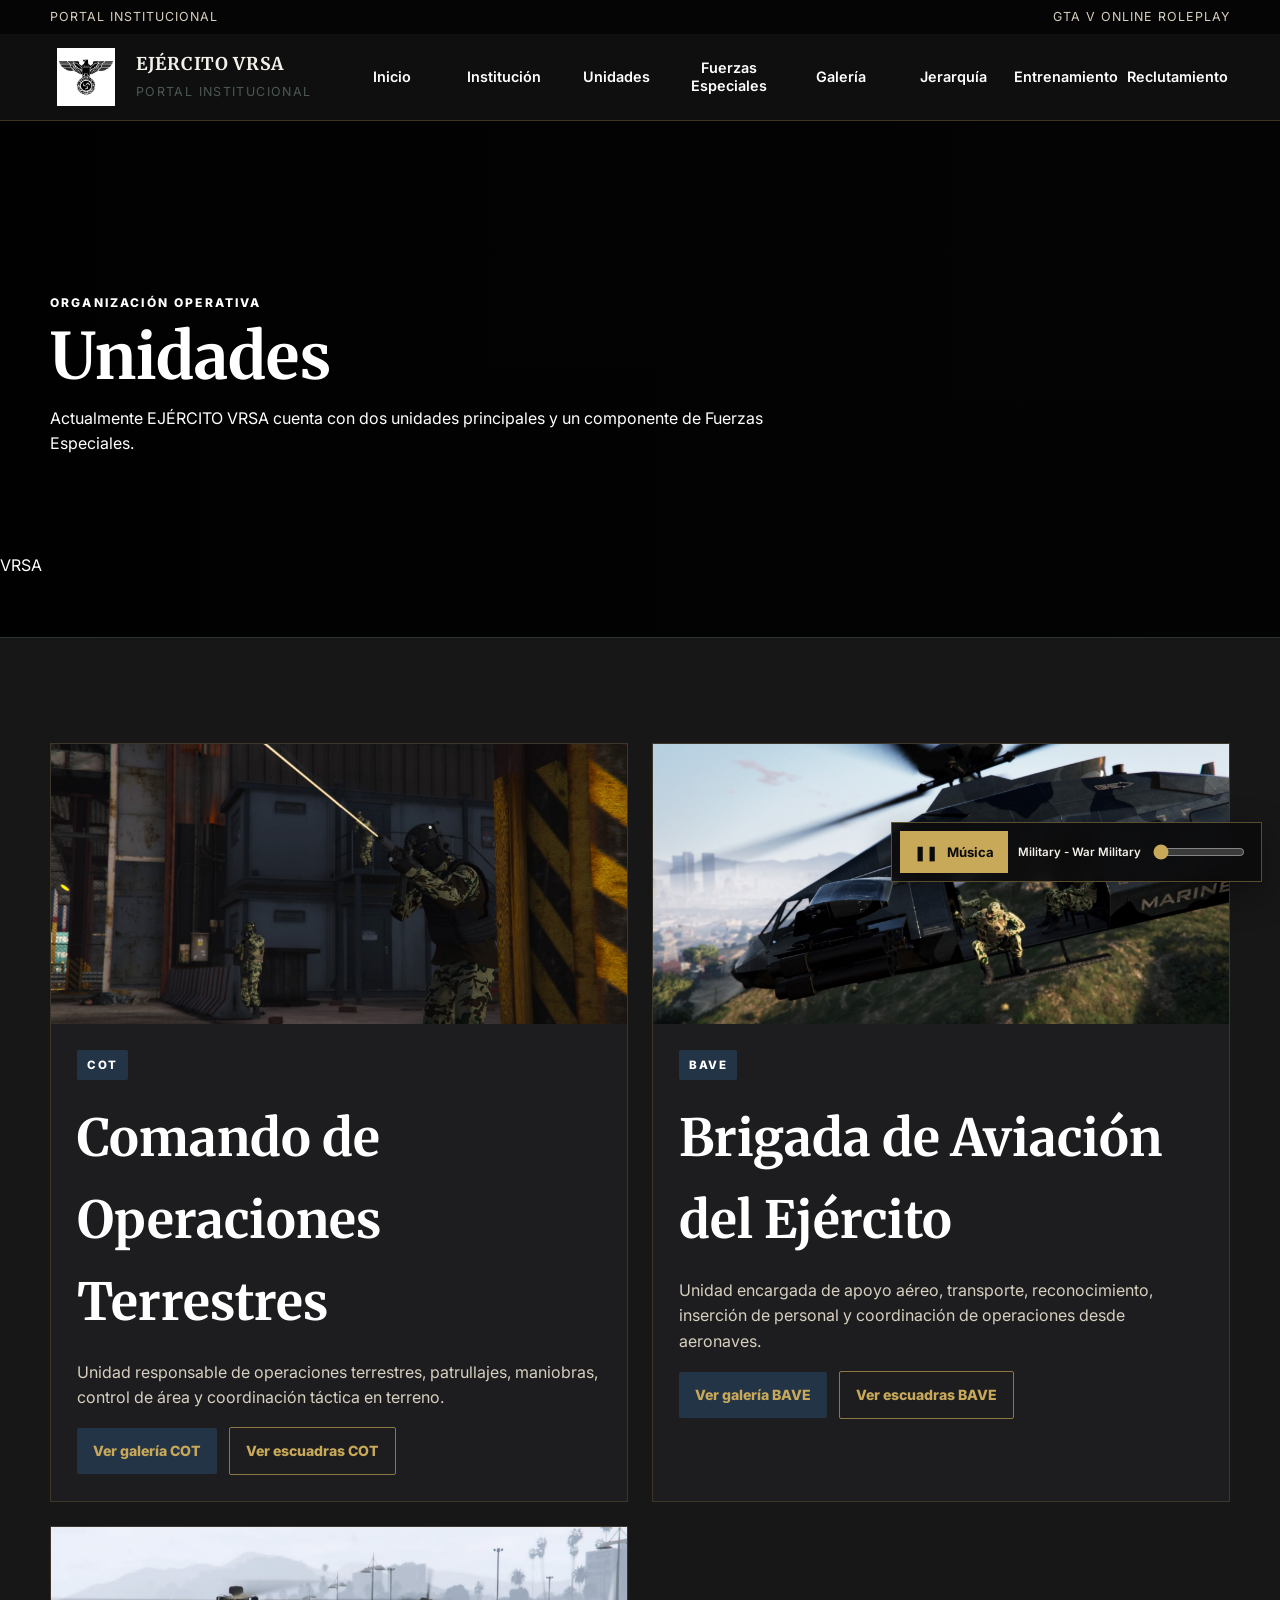
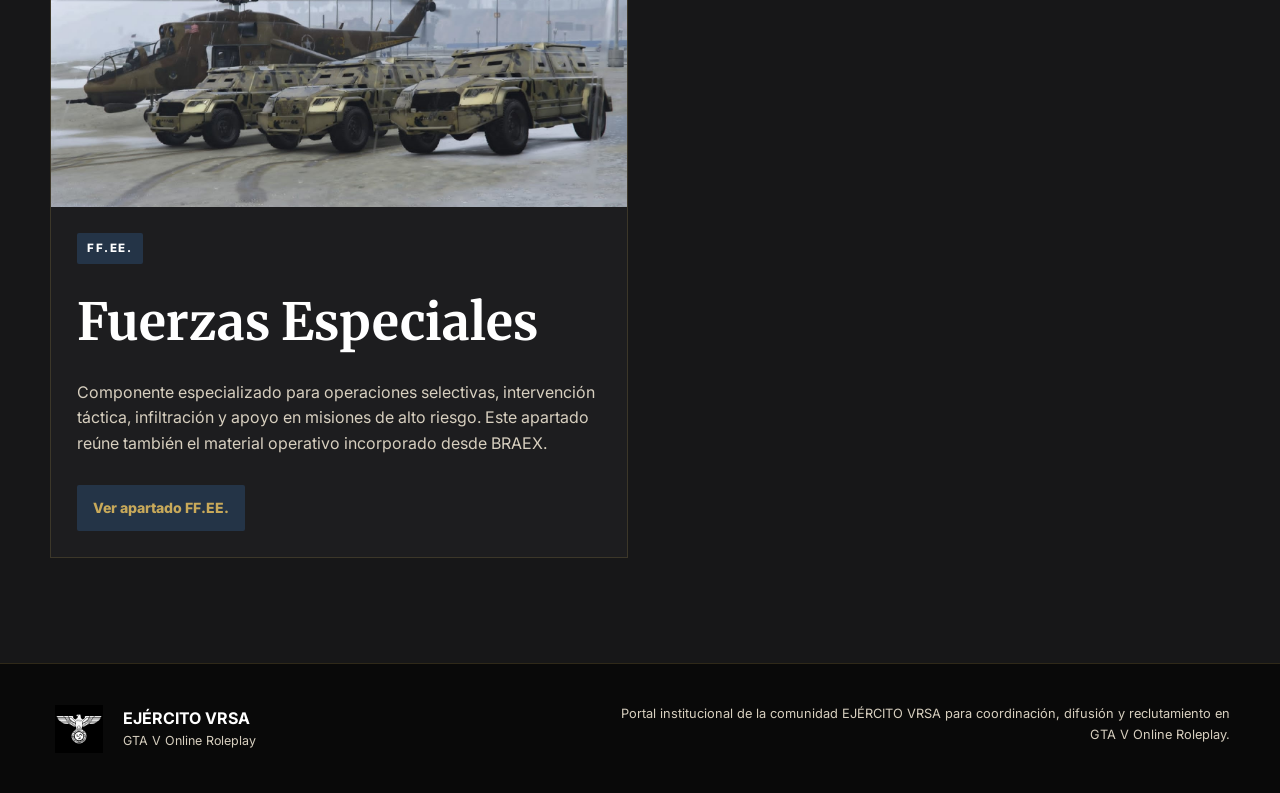
<file: unidades.html>
<!DOCTYPE html><html lang="es"><head><meta charset="UTF-8"><meta name="viewport" content="width=device-width, initial-scale=1.0">
<meta name="description" content="Conoce las unidades operativas de EJÉRCITO VRSA: COT, BAVE y el componente de Fuerzas Especiales.">
<meta name="robots" content="index, follow, max-image-preview:large">
<link rel="canonical" href="https://vrsaeai.github.io/EJERCITO-VRSA/unidades.html">
<meta property="og:type" content="website">
<meta property="og:site_name" content="EJÉRCITO VRSA">
<meta property="og:title" content="Unidades | EJÉRCITO VRSA">
<meta property="og:description" content="Conoce las unidades operativas de EJÉRCITO VRSA: COT, BAVE y el componente de Fuerzas Especiales.">
<meta property="og:url" content="https://vrsaeai.github.io/EJERCITO-VRSA/unidades.html">
<meta property="og:image" content="https://vrsaeai.github.io/EJERCITO-VRSA/favicon.png">
<meta property="og:image:alt" content="Logo de EJÉRCITO VRSA">
<meta name="twitter:card" content="summary">
<meta name="twitter:title" content="Unidades | EJÉRCITO VRSA">
<meta name="twitter:description" content="Conoce las unidades operativas de EJÉRCITO VRSA: COT, BAVE y el componente de Fuerzas Especiales.">
<meta name="twitter:image" content="https://vrsaeai.github.io/EJERCITO-VRSA/favicon.png"><title>Unidades | EJÉRCITO VRSA</title>
<link rel="preconnect" href="https://fonts.googleapis.com"><link rel="preconnect" href="https://fonts.gstatic.com" crossorigin>
<link href="https://fonts.googleapis.com/css2?family=Inter:wght@400;500;600;700;800&family=Merriweather:wght@700;900&display=swap" rel="stylesheet">

<link rel="icon" type="image/png" href="favicon.png">
<link rel="shortcut icon" href="favicon.ico">
<link rel="apple-touch-icon" href="favicon.png">
<link rel="stylesheet" href="styles.css"></head><body><div class="top-strip"><div class="container top-strip__inner"><span>Portal institucional</span><span>GTA V Online Roleplay</span></div></div>
<header class="site-header"><div class="container header-inner">
<a class="brand" href="index.html"><img src="logo-vrsa.jpeg" alt="Logo Ejército VRSA"><div><strong>EJÉRCITO VRSA</strong><span>Portal Institucional</span></div></a>
<button class="menu-toggle" aria-label="Abrir menú" aria-expanded="false">☰</button>
<nav class="main-nav">
<a href="index.html">Inicio</a><a href="institucion.html">Institución</a><a href="unidades.html">Unidades</a><a href="fuerzas-especiales.html">Fuerzas Especiales</a><a href="galeria.html">Galería</a><a href="jerarquia.html">Jerarquía</a><a href="entrenamiento.html">Entrenamiento</a><a href="reclutamiento.html">Reclutamiento</a>
</nav></div></header><main>
<section class="page-hero hero-video"><video class="hero-bg-video" autoplay muted loop playsinline preload="metadata" aria-hidden="true"><source src="video-unidades.mp4" type="video/mp4"></video><div class="container hero-content"><span class="kicker">ORGANIZACIÓN OPERATIVA</span><h1>Unidades</h1><p>Actualmente EJÉRCITO VRSA cuenta con dos unidades principales y un componente de Fuerzas Especiales.</p></div></section>
<section class="section"><div class="container internal-grid-2 grid-4">
<article class="unit-page-card"><img src="images/cot-01.jpeg" alt="COT"><div class="body"><span class="unit-code">COT</span><h2>Comando de Operaciones Terrestres</h2><p>Unidad responsable de operaciones terrestres, patrullajes, maniobras, control de área y coordinación táctica en terreno.</p><div class="unit-actions"><a class="page-link" href="galeria.html#cot">Ver galería COT</a><a class="page-link page-link-alt" href="escuadras-cot.html">Ver escuadras COT</a></div></div></article>
<article class="unit-page-card"><img src="images/bave-05.jpeg" alt="BAVE"><div class="body"><span class="unit-code">BAVE</span><h2>Brigada de Aviación del Ejército</h2><p>Unidad encargada de apoyo aéreo, transporte, reconocimiento, inserción de personal y coordinación de operaciones desde aeronaves.</p><div class="unit-actions"><a class="page-link" href="galeria.html#bave">Ver galería BAVE</a><a class="page-link page-link-alt" href="escuadras-bave.html">Ver escuadras BAVE</a></div></div></article>
<article class="unit-page-card"><img src="images/braex-01.jpg" alt="Fuerzas Especiales"><div class="body"><span class="unit-code">FF.EE.</span><h2>Fuerzas Especiales</h2><p>Componente especializado para operaciones selectivas, intervención táctica, infiltración y apoyo en misiones de alto riesgo. Este apartado reúne también el material operativo incorporado desde BRAEX.</p><a class="page-link" href="fuerzas-especiales.html">Ver apartado FF.EE.</a></div></article>
</div></section>

</main><footer><div class="container footer-grid"><div class="footer-brand"><img src="logo-vrsa.jpeg" alt="Logo VRSA"><div><strong>EJÉRCITO VRSA</strong><span>GTA V Online Roleplay</span></div></div><div class="footer-copy"><p>Portal institucional de la comunidad EJÉRCITO VRSA para coordinación, difusión y reclutamiento en GTA V Online Roleplay.</p></div></div></footer><script src="script.js"></script></body></html>
</file>
<file: styles.css>
:root{
  --green:#243447;
  --green-2:#182434;
  --green-3:#42566f;
  --ink:#151918;
  --muted:#6f7773;
  --line:#d9dedb;
  --paper:#ffffff;
  --soft:#f3f5f4;
  --gold:#aeb8c6;
  --max:1180px;
}

*{box-sizing:border-box}
html{scroll-behavior:smooth}
body{
  margin:0;
  font-family:"Inter",sans-serif;
  color:var(--ink);
  background:var(--paper);
  line-height:1.6;
}
img{max-width:100%;display:block}
a{text-decoration:none;color:inherit}
.container{width:min(var(--max),calc(100% - 40px));margin:auto}

.top-strip{
  background:#111;
  color:#dfe3e0;
  font-size:.78rem;
  letter-spacing:.08em;
  text-transform:uppercase;
}
.top-strip__inner{
  min-height:34px;
  display:flex;
  align-items:center;
  justify-content:space-between;
}

.site-header{
  background:#fff;
  border-bottom:1px solid var(--line);
  position:sticky;
  top:0;
  z-index:20;
}
.header-inner{
  min-height:86px;
  display:flex;
  align-items:center;
  justify-content:space-between;
  gap:24px;
}
.brand{display:flex;align-items:center;gap:14px}
.brand img{
  width:72px;
  height:58px;
  object-fit:contain;
  filter:grayscale(1);
}
.brand strong{
  font-family:"Merriweather",serif;
  display:block;
  font-size:1.1rem;
  letter-spacing:.04em;
}
.brand span{font-size:.78rem;color:var(--muted);text-transform:uppercase;letter-spacing:.11em}

.main-nav{display:flex;gap:28px;align-items:center;font-size:.9rem;font-weight:600}
.main-nav a{position:relative;padding:30px 0}
.main-nav a:after{
  content:"";
  position:absolute;
  left:0;bottom:20px;
  height:2px;width:0;
  background:var(--green);
  transition:.2s;
}
.main-nav a:hover:after{width:100%}

.menu-toggle{
  display:none;
  border:0;
  background:none;
  font-size:1.6rem;
  cursor:pointer;
}

.hero{
  position:relative;
  min-height:610px;
  display:flex;
  align-items:center;
  color:#fff;
  background:
    linear-gradient(110deg, rgba(16,24,19,.94), rgba(28,48,36,.78)),
    radial-gradient(circle at 85% 25%, rgba(255,255,255,.14), transparent 30%),
    linear-gradient(145deg,#202b24,#0d120f);
  overflow:hidden;
}
.hero:after{
  content:"VRSA";
  position:absolute;
  right:-30px;
  bottom:-100px;
  font-family:"Merriweather",serif;
  font-weight:900;
  font-size:18rem;
  color:rgba(255,255,255,.035);
  letter-spacing:-.08em;
}
.hero-content{position:relative;z-index:2;padding:90px 0}
.hero-kicker{
  display:inline-block;
  border-left:4px solid var(--gold);
  padding-left:14px;
  letter-spacing:.18em;
  font-size:.76rem;
  font-weight:800;
  margin-bottom:20px;
}
.hero h1{
  max-width:800px;
  margin:0;
  font-family:"Merriweather",serif;
  font-size:clamp(3rem,6vw,5.8rem);
  line-height:1.03;
}
.hero p{
  max-width:690px;
  color:#dce3df;
  font-size:1.14rem;
  margin:24px 0 34px;
}
.hero-actions{display:flex;gap:12px;flex-wrap:wrap}
.btn{
  display:inline-flex;
  min-height:48px;
  align-items:center;
  justify-content:center;
  padding:0 20px;
  font-weight:700;
  font-size:.9rem;
  border:1px solid transparent;
  transition:.2s;
}
.btn-primary{background:#fff;color:#172018}
.btn-primary:hover{background:#e7ece8}
.btn-secondary{border-color:rgba(255,255,255,.45);color:#fff}
.btn-secondary:hover{background:rgba(255,255,255,.09)}

.quick-links{margin-top:-48px;position:relative;z-index:5}
.quick-grid{
  display:grid;
  grid-template-columns:repeat(4,1fr);
  box-shadow:0 16px 40px rgba(0,0,0,.13);
}
.quick-card{
  min-height:125px;
  background:#fff;
  border-right:1px solid var(--line);
  padding:26px;
  display:flex;
  gap:16px;
  align-items:flex-start;
}
.quick-card:last-child{border-right:0}
.quick-card:hover{background:var(--soft)}
.quick-number{font-size:.72rem;font-weight:800;color:var(--green);padding-top:3px}
.quick-card strong{display:block;margin-bottom:5px}
.quick-card small{color:var(--muted);line-height:1.4;display:block}

.section{padding:105px 0}
.section h2{
  font-family:"Merriweather",serif;
  font-size:clamp(2rem,4vw,3.2rem);
  margin:8px 0 24px;
}
.eyebrow{
  font-size:.76rem;
  letter-spacing:.18em;
  font-weight:800;
  color:var(--green-3);
}
.lead{font-size:1.17rem;line-height:1.8}
.split{display:grid;grid-template-columns:1.25fr .75fr;gap:80px;align-items:start}
.values{display:grid;grid-template-columns:repeat(3,1fr);margin-top:36px;border-top:1px solid var(--line)}
.values div{padding:20px 20px 0 0}
.values strong,.values span{display:block}
.values span{font-size:.86rem;color:var(--muted);margin-top:4px}

.institution-card{
  border:1px solid var(--line);
  padding:26px;
  background:#fff;
  box-shadow:0 14px 45px rgba(0,0,0,.06);
}
.institution-card img{
  width:100%;
  height:180px;
  object-fit:contain;
  filter:grayscale(1);
  margin-bottom:20px;
  background:#fafafa;
}
.institution-card div{
  display:flex;
  justify-content:space-between;
  gap:20px;
  border-top:1px solid var(--line);
  padding:14px 0;
}
.institution-card span{font-size:.71rem;color:var(--muted);letter-spacing:.1em}
.institution-card strong{font-size:.88rem;text-align:right}
.status{color:#315f87}

.section-dark{background:var(--green-2);color:#fff}
.eyebrow-light{color:#c9d6cd}
.section-intro{max-width:720px;color:#cbd4cf;margin-top:-10px;margin-bottom:38px}
.dark-text{color:var(--muted)}
.cards{display:grid;grid-template-columns:repeat(4,1fr);gap:16px}
.unit-card{
  border:1px solid rgba(255,255,255,.14);
  padding:28px;
  min-height:270px;
  background:rgba(255,255,255,.035);
}
.unit-card span{
  display:inline-block;
  font-size:.75rem;
  color:#b9c5bd;
  border-bottom:1px solid rgba(255,255,255,.3);
  padding-bottom:10px;
}
.unit-card h3{font-family:"Merriweather",serif;font-size:1.35rem;margin-top:45px}
.unit-card p{color:#cbd4cf;font-size:.9rem}

.rank-grid{display:grid;grid-template-columns:repeat(4,1fr);gap:18px}
.rank-group{border-top:4px solid var(--green);background:var(--soft);padding:26px}
.rank-label{font-size:.7rem;letter-spacing:.12em;font-weight:800;color:var(--green)}
.rank-group h3{font-family:"Merriweather",serif;margin:10px 0 20px}
.rank-group ul{margin:0;padding-left:18px;color:#555e59}
.rank-group li{margin:7px 0}

.section-muted{background:var(--soft)}
.section-heading-row{display:flex;justify-content:space-between;align-items:flex-end;gap:20px}
.notice{
  padding:8px 12px;
  background:#e5e9e6;
  font-size:.72rem;
  text-transform:uppercase;
  letter-spacing:.08em;
}
.news-grid{display:grid;grid-template-columns:repeat(3,1fr);gap:20px}
.news-card{background:#fff;border:1px solid var(--line);padding:28px}
.news-date{font-size:.72rem;font-weight:800;color:var(--green);letter-spacing:.1em}
.news-card h3{font-family:"Merriweather",serif;font-size:1.3rem;margin:15px 0 12px}
.news-card p{font-size:.91rem;color:#66706b}
.news-card a{font-weight:800;font-size:.84rem;color:var(--green)}

.recruitment{background:#17212d;color:#fff}
.recruitment-inner{display:grid;grid-template-columns:1.1fr .9fr;gap:80px;align-items:start}
.recruitment p{color:#ced7d1;max-width:620px}
.requirements{background:#fff;color:var(--ink);padding:32px}
.requirements h3{font-family:"Merriweather",serif;margin-top:0}
.requirements ul{padding-left:20px;color:#59615d}
.requirements li{margin:9px 0}
.full{width:100%;margin-top:15px;background:var(--green);color:#fff}
.requirements small{display:block;color:var(--muted);margin-top:12px;text-align:center}

footer{background:#0b0d0c;color:#b6bdb9;padding:40px 0}
.footer-grid{display:flex;justify-content:space-between;gap:40px;align-items:center}
.footer-brand{display:flex;gap:15px;align-items:center}
.footer-brand img{width:58px;height:48px;object-fit:contain;filter:invert(1) grayscale(1)}
.footer-brand strong,.footer-brand span{display:block}
.footer-brand strong{color:#fff}
.footer-brand span{font-size:.78rem}
.footer-copy{max-width:620px;text-align:right;font-size:.8rem}
.footer-copy p{margin:0 0 8px}

@media (max-width: 900px){
  .menu-toggle{display:block}
  .main-nav{
    display:none;
    position:absolute;
    top:86px;
    left:0;
    right:0;
    background:#fff;
    border-top:1px solid var(--line);
    border-bottom:1px solid var(--line);
    padding:12px 20px 22px;
    flex-direction:column;
    align-items:flex-start;
    gap:0;
  }
  .main-nav.open{display:flex}
  .main-nav a{padding:12px 0;width:100%}
  .main-nav a:after{display:none}
  .quick-grid,.cards,.rank-grid{grid-template-columns:repeat(2,1fr)}
  .split,.recruitment-inner{grid-template-columns:1fr;gap:48px}
  .news-grid{grid-template-columns:1fr}
}
@media (max-width: 600px){
  .container{width:min(100% - 26px,var(--max))}
  .top-strip__inner span:first-child{display:none}
  .top-strip__inner{justify-content:flex-end}
  .header-inner{min-height:74px}
  .brand img{width:58px;height:48px}
  .brand strong{font-size:.94rem}
  .main-nav{top:74px}
  .hero{min-height:560px}
  .hero-content{padding:70px 0 100px}
  .hero h1{font-size:2.75rem}
  .quick-links{margin-top:-34px}
  .quick-grid{grid-template-columns:1fr}
  .quick-card{min-height:auto;border-right:0;border-bottom:1px solid var(--line)}
  .section{padding:76px 0}
  .cards,.rank-grid,.values{grid-template-columns:1fr}
  .section-heading-row,.footer-grid{align-items:flex-start;flex-direction:column}
  .footer-copy{text-align:left}
}

/* Ajustes VRSA - estructura real */
.cards-two{
  grid-template-columns:repeat(2,minmax(0,1fr));
}
.cards-two .unit-card{
  min-height:300px;
}
.ranks-two{
  grid-template-columns:repeat(2,minmax(0,1fr));
}
.ranks-two .rank-group{
  min-height:420px;
}
@media (max-width: 700px){
  .cards-two,.ranks-two{grid-template-columns:1fr}
}


/* Galería COT / BAVE */
.unit-gallery-section{
  background:#fff;
}
.gallery-unit{
  margin-top:52px;
  padding-top:32px;
  border-top:1px solid var(--line);
}
.gallery-unit-bave{
  margin-top:90px;
}
.gallery-unit-heading{
  display:flex;
  justify-content:space-between;
  gap:32px;
  align-items:flex-end;
  margin-bottom:24px;
}
.unit-code{
  display:inline-block;
  background:var(--green);
  color:#fff;
  padding:6px 10px;
  font-size:.72rem;
  font-weight:800;
  letter-spacing:.14em;
  margin-bottom:10px;
}
.gallery-unit h3{
  font-family:"Merriweather",serif;
  font-size:clamp(1.8rem,3vw,2.6rem);
  margin:0 0 10px;
}
.gallery-unit-heading p{
  max-width:760px;
  margin:0;
  color:var(--muted);
}
.photo-grid{
  display:grid;
  grid-template-columns:repeat(4,1fr);
  gap:12px;
}
.photo-card{
  border:0;
  padding:0;
  margin:0;
  background:#111;
  cursor:pointer;
  overflow:hidden;
  aspect-ratio:16/10;
}
.photo-card:nth-child(1),
.photo-card:nth-child(6){
  grid-column:span 2;
  grid-row:span 2;
}
.photo-card img{
  width:100%;
  height:100%;
  object-fit:cover;
  transition:transform .25s ease, opacity .25s ease;
}
.photo-card:hover img{
  transform:scale(1.035);
  opacity:.9;
}
.lightbox{
  position:fixed;
  inset:0;
  z-index:100;
  display:none;
  align-items:center;
  justify-content:center;
  background:rgba(0,0,0,.92);
  padding:30px;
}
.lightbox.open{display:flex}
.lightbox img{
  max-width:min(1400px,95vw);
  max-height:90vh;
  object-fit:contain;
  box-shadow:0 18px 60px rgba(0,0,0,.5);
}
.lightbox-close{
  position:absolute;
  top:18px;
  right:22px;
  border:0;
  background:transparent;
  color:#fff;
  font-size:2.5rem;
  cursor:pointer;
  line-height:1;
}
@media (max-width:900px){
  .photo-grid{grid-template-columns:repeat(2,1fr)}
}
@media (max-width:600px){
  .photo-grid{grid-template-columns:1fr}
  .photo-card:nth-child(1),
  .photo-card:nth-child(6){
    grid-column:auto;
    grid-row:auto;
  }
  .gallery-unit-bave{margin-top:65px}
}


/* ===== VRSA v4: páginas separadas + fondo gris institucional ===== */
body{background:#e6e8e7}
.section,.section-muted{background:#e6e8e7}
.page-hero{
  background:linear-gradient(135deg,#151d28,#202b39);
  color:#fff;padding:72px 0 58px;border-bottom:1px solid #2c352f;
}
.page-hero .kicker{font-size:.75rem;letter-spacing:.18em;font-weight:800;color:#c9d2cc}
.page-hero h1{font-family:"Merriweather",serif;font-size:clamp(2.5rem,5vw,4.5rem);line-height:1.05;margin:8px 0 16px}
.page-hero p{max-width:760px;color:#d4dbd6;margin:0}
.internal-grid-2{display:grid;grid-template-columns:1fr 1fr;gap:24px}
.rank-page-grid{display:grid;grid-template-columns:1fr 1fr;gap:24px}
.rank-page-grid .rank-group{background:#f4f5f4}
.unit-page-card{background:#f4f5f4;border:1px solid #c8cdca;overflow:hidden}
.unit-page-card img{width:100%;height:280px;object-fit:cover}
.unit-page-card .body{padding:26px}
.unit-page-card h2{font-family:"Merriweather",serif;margin:8px 0 12px}
.page-link{display:inline-block;margin-top:12px;background:#243447;color:#fff;padding:12px 16px;font-weight:800;font-size:.88rem}
@media(max-width:900px){.internal-grid-2,.rank-page-grid{grid-template-columns:1fr}}


/* ===== VRSA v5: fondos más oscuros + nuevas secciones ===== */
body{background:#cbd0cd;color:#111613}
.section,.section-muted,.unit-gallery-section{background:#cbd0cd}
.site-header{background:#eef0ef}
.top-strip{background:#111821}
.brand span,.page-hero p,.section-intro,.dark-text,.news-card p,.requirements ul,.lead, .gallery-unit-heading p{color:#4c5852}
.page-hero{background:linear-gradient(135deg,#151d28,#202b39 60%, #2a394a);color:#fff;border-bottom:1px solid #2a352f}
.page-hero p{color:#d6ddd8}
.quick-grid,.institution-card,.unit-page-card,.news-card,.rank-group,.requirements,.notice,.unit-card{box-shadow:0 10px 28px rgba(0,0,0,.05)}
.rank-page-grid .rank-group,.unit-page-card,.institution-card,.news-card,.requirements{background:#ecefed}
.notice{background:#dbe0dd}
.page-link,.btn-primary,.btn-secondary,.unit-code{border-radius:2px}
.internal-grid-2.grid-4{grid-template-columns:repeat(2,1fr)}
.info-panel{background:#ecefed;border:1px solid #bcc4bf;padding:24px}
.info-panel h3{margin-top:0;font-family:"Merriweather",serif}
.info-panel p{margin-bottom:0;color:#4b5651}
.cta-inline{display:flex;gap:14px;flex-wrap:wrap;margin-top:22px}
.subunit-grid{display:grid;grid-template-columns:repeat(2,1fr);gap:24px}
.subunit-card{background:#ecefed;border:1px solid #bcc4bf;overflow:hidden}
.subunit-card img{width:100%;height:260px;object-fit:cover}
.subunit-card .body{padding:24px}
.subunit-card h3{font-family:"Merriweather",serif;margin:8px 0 10px;font-size:1.55rem}
.subunit-card p{margin:0;color:#4b5651}
.mini-gallery{display:grid;grid-template-columns:repeat(2,1fr);gap:12px;margin-top:18px}
.mini-gallery img{width:100%;height:170px;object-fit:cover;border:1px solid #bcc4bf}
.gallery-callout{margin-top:56px;background:#ecefed;border:1px solid #bcc4bf;padding:28px;display:flex;justify-content:space-between;gap:24px;align-items:center}
.gallery-callout h3{font-family:"Merriweather",serif;margin:0 0 8px}
.gallery-callout p{margin:0;color:#4b5651;max-width:740px}

@media(max-width:900px){
  .internal-grid-2.grid-4,.subunit-grid{grid-template-columns:1fr}
  .gallery-callout{flex-direction:column;align-items:flex-start}
}

/* ===== VRSA v6: paleta institucional azul pizarra ===== */
body{background:#c9ced3}
.section,.section-muted,.unit-gallery-section{background:#c9ced3}
.site-header{background:#edf0f3}
.top-strip{background:#101721}
.page-hero{
  background:linear-gradient(135deg,#121a24,#1d2937 62%,#28394b);
  color:#fff;
}
.hero{
  background:
    linear-gradient(110deg,rgba(13,20,30,.96),rgba(31,48,68,.82)),
    radial-gradient(circle at 85% 25%,rgba(255,255,255,.10),transparent 30%),
    linear-gradient(145deg,#202b39,#0d1218);
}
.main-nav a:after{background:#42658a}
.quick-number,.eyebrow,.rank-label,.news-date{color:#425f7d}
.unit-code,.page-link{background:#243447}
.btn-primary.full{background:#243447!important}
.status{color:#315f87}
.quick-card:hover{background:#e3e7ea}
.institution-card,.unit-page-card,.news-card,.requirements,.rank-page-grid .rank-group,.subunit-card,.info-panel,.gallery-callout{
  background:#e7eaed;
}
.activity-grid{
  display:grid;
  grid-template-columns:repeat(2,minmax(0,1fr));
  gap:24px;
  margin-top:28px;
}
.activity-card{
  background:#e7eaed;
  border:1px solid #b8c0c8;
  padding:28px;
  border-top:4px solid #42658a;
}
.activity-day{
  display:inline-block;
  font-size:.74rem;
  letter-spacing:.14em;
  font-weight:800;
  color:#425f7d;
  margin-bottom:8px;
}
.activity-card h3{
  font-family:"Merriweather",serif;
  margin:0 0 12px;
  font-size:1.55rem;
}
.activity-card p{color:#44505c;margin:0}
.timezone-note{
  margin-top:28px;
  background:#dde2e6;
  border-left:4px solid #42658a;
  padding:18px 20px;
  color:#35414d;
}
@media(max-width:700px){
  .activity-grid{grid-template-columns:1fr}
}


/* ===== VRSA v7: tema negro, oro y blanco ===== */
:root{
  --green:#0f0f10 !important;
  --green-2:#171718 !important;
  --green-3:#232325 !important;
  --gold:#c8a95a !important;
  --light:#f5f2ea !important;
  --text:#f4f1eb !important;
  --muted:#d7cfbf !important;
  --white:#ffffff !important;
}

body{
  background:#121213 !important;
  color:#f4f1eb !important;
}

.section,
.section-muted,
.unit-gallery-section{
  background:#171718 !important;
  color:#f4f1eb !important;
}

.site-header{
  background:#0f0f10 !important;
  border-bottom:1px solid rgba(200,169,90,.25) !important;
}

.top-strip{
  background:#050505 !important;
  color:#d7cfbf !important;
}

.brand-block small,
.top-strip,
.page-intro p,
.lead,
.unit-page-card p,
.news-card p,
.requirements li,
.rank-list li,
.subunit-card p,
.gallery-callout p,
.info-panel p,
.institution-card p,
.timezone-note,
.activity-card p{
  color:#d7cfbf !important;
}

.brand-block strong,
.main-nav a,
.page-hero h1,
.hero h1,
.section h2,
.section h3,
.section h4,
.rank-group h3,
.requirements h3,
.subunit-card h3,
.unit-page-card h3,
.news-card h3,
.activity-card h3{
  color:#ffffff !important;
}

.main-nav a:hover,
.main-nav a.active,
.page-link,
.eyebrow,
.kicker,
.quick-number,
.rank-label,
.news-date,
.activity-day,
.status{
  color:#c8a95a !important;
}

.main-nav a:after{
  background:#c8a95a !important;
}

.hero{
  background:
    linear-gradient(115deg,rgba(0,0,0,.95),rgba(22,22,23,.90)),
    radial-gradient(circle at 85% 25%,rgba(200,169,90,.12),transparent 32%),
    linear-gradient(145deg,#090909,#171718) !important;
  color:#ffffff !important;
}

.hero p{
  color:#ece7dc !important;
}

.page-hero{
  background:
    linear-gradient(135deg,#080808,#141414 60%,#1d1d1f) !important;
  color:#ffffff !important;
}

.btn-primary,
.btn-primary.full{
  background:#c8a95a !important;
  color:#0b0b0b !important;
  border:1px solid #c8a95a !important;
}

.btn-primary:hover,
.btn-primary.full:hover{
  background:#d8b86a !important;
}

.btn-secondary{
  border:1px solid rgba(200,169,90,.6) !important;
  color:#ffffff !important;
  background:transparent !important;
}

.btn-secondary:hover{
  background:rgba(200,169,90,.08) !important;
}

.quick-card,
.institution-card,
.unit-page-card,
.news-card,
.requirements,
.rank-page-grid .rank-group,
.subunit-card,
.info-panel,
.gallery-callout,
.activity-card{
  background:#1d1d1f !important;
  color:#f4f1eb !important;
  border:1px solid rgba(200,169,90,.18) !important;
  box-shadow:none !important;
}

.quick-card:hover,
.news-card:hover,
.unit-page-card:hover,
.subunit-card:hover{
  background:#242426 !important;
}

.quick-card strong,
.quick-card small{
  color:inherit !important;
}

.quick-card small{
  color:#d7cfbf !important;
}

hr,
.section-divider,
.rank-page-grid .rank-group,
.info-panel .info-row{
  border-color:rgba(200,169,90,.18) !important;
}

.info-panel .label{
  color:#c8a95a !important;
}

.info-panel .value{
  color:#ffffff !important;
}

.timezone-note{
  background:#1b1b1d !important;
  border-left:4px solid #c8a95a !important;
}

.activity-card{
  border-top:4px solid #c8a95a !important;
}

footer,
.site-footer{
  background:#090909 !important;
  color:#d7cfbf !important;
  border-top:1px solid rgba(200,169,90,.2) !important;
}

.site-footer a{
  color:#c8a95a !important;
}

/* ===== VRSA v8: video en portada ===== */
.hero-video{
  position:relative;
  isolation:isolate;
  background:#090909 !important;
}
.hero-bg-video{
  position:absolute;
  inset:0;
  width:100%;
  height:100%;
  object-fit:cover;
  z-index:-3;
}
.hero-video::before{
  content:"";
  position:absolute;
  inset:0;
  z-index:-2;
  background:
    linear-gradient(90deg,rgba(0,0,0,.86) 0%,rgba(0,0,0,.66) 48%,rgba(0,0,0,.50) 100%),
    linear-gradient(180deg,rgba(0,0,0,.12),rgba(0,0,0,.32));
}
.hero-video::after{
  content:"VRSA";
  z-index:-1;
}
.hero-video .hero-content{
  position:relative;
  z-index:2;
}
@media (prefers-reduced-motion: reduce){
  .hero-bg-video{display:none}
  .hero-video{
    background:linear-gradient(135deg,#080808,#171718) !important;
  }
}


/* ===== VRSA v9: ajuste de navegación superior ===== */
@media (min-width: 901px){
  .header-inner{
    display:grid !important;
    grid-template-columns:auto 1fr !important;
    align-items:center !important;
    gap:28px !important;
  }

  .main-nav{
    margin-left:auto !important;
    width:min(1080px, 100%) !important;
    display:grid !important;
    grid-template-columns:repeat(8, minmax(0, 1fr)) !important;
    gap:8px !important;
    align-items:stretch !important;
    justify-items:stretch !important;
    text-align:center !important;
  }

  .main-nav a{
    display:flex !important;
    align-items:center !important;
    justify-content:center !important;
    text-align:center !important;
    min-height:86px !important;
    padding:0 12px !important;
    line-height:1.25 !important;
    white-space:normal !important;
  }

  .main-nav a:after{
    left:14% !important;
    width:0 !important;
    bottom:18px !important;
  }

  .main-nav a:hover:after,
  .main-nav a.active:after{
    width:72% !important;
  }
}


/* ===== VRSA v11: video de fondo en Unidades ===== */
.page-hero.hero-video{
  position:relative;
  overflow:hidden;
  background:#090909 !important;
}
.page-hero.hero-video .hero-content{
  position:relative;
  z-index:2;
  padding:96px 0;
}
.page-hero.hero-video .kicker,
.page-hero.hero-video h1,
.page-hero.hero-video p{
  color:#fff !important;
}
.page-hero.hero-video p{
  max-width:760px;
}
.page-hero.hero-video::before{
  content:"";
  position:absolute;
  inset:0;
  z-index:-2;
  background:linear-gradient(90deg,rgba(0,0,0,.82) 0%,rgba(0,0,0,.6) 50%,rgba(0,0,0,.45) 100%),linear-gradient(180deg,rgba(0,0,0,.20),rgba(0,0,0,.38));
}

/* ===== VRSA v20: corrección menú móvil ===== */
@media (max-width: 900px){
  .site-header{
    position:relative;
    z-index:1000;
  }

  .menu-toggle{
    color:#ffffff !important;
    position:relative;
    z-index:1002;
  }

  .main-nav{
    z-index:1001;
    background:#111112 !important;
    border-top:1px solid rgba(200,169,90,.28) !important;
    border-bottom:1px solid rgba(200,169,90,.28) !important;
    box-shadow:0 16px 30px rgba(0,0,0,.38) !important;
  }

  .main-nav a{
    color:#ffffff !important;
    border-bottom:1px solid rgba(255,255,255,.08);
  }

  .main-nav a:last-child{
    border-bottom:0;
  }

  .main-nav a:hover,
  .main-nav a.active{
    color:#c8a95a !important;
  }
}


/* v25 - Escuadras de COT y BAVE */
.unit-actions{display:flex;gap:12px;flex-wrap:wrap;align-items:center;margin-top:12px}
.unit-actions .page-link{margin-top:0}
.page-link-alt{background:transparent !important;color:#c8a95a !important;border:1px solid rgba(200,169,90,.65) !important}
.page-link-alt:hover{background:rgba(200,169,90,.08) !important}
.squads-section{padding-top:82px !important;padding-bottom:82px !important;border-top:1px solid rgba(200,169,90,.18)}
.squads-section-alt{background:#151516 !important}
.squads-heading{margin-bottom:28px}
.squads-heading h2{margin:14px 0 8px;font-family:"Merriweather",serif;font-size:clamp(2rem,4vw,3.2rem)}
.squads-heading p{margin:0;color:#c7c3ba}
.squad-grid{display:grid;grid-template-columns:repeat(3,minmax(0,1fr));gap:22px}
.squad-card{background:#1d1d1f;border:1px solid rgba(200,169,90,.22);padding:28px;min-height:230px}
.squad-card h3{font-family:"Merriweather",serif;font-size:1.55rem;margin:0 0 14px;color:#f4f1eb}
.squad-card p{margin:0;color:#d8d3c9;line-height:1.75}
@media(max-width:900px){.squad-grid{grid-template-columns:1fr}.unit-actions{align-items:stretch}.unit-actions .page-link{width:100%;text-align:center}}

/* ===== VRSA v27: controles de música ===== */
.vrsa-music-player{
  position:fixed;
  right:18px;
  bottom:18px;
  z-index:3000;
  display:flex;
  align-items:center;
  gap:10px;
  background:rgba(12,12,13,.94);
  border:1px solid rgba(200,169,90,.42);
  box-shadow:0 12px 34px rgba(0,0,0,.38);
  padding:8px;
  backdrop-filter:blur(10px);
}
.vrsa-music-toggle{
  border:0;
  background:#c8a95a;
  color:#0b0b0b;
  min-height:42px;
  padding:0 14px;
  display:flex;
  align-items:center;
  gap:9px;
  font:700 .82rem "Inter",sans-serif;
  cursor:pointer;
}
.vrsa-music-toggle:hover{background:#d8b86a}
.vrsa-music-icon{font-size:.9rem;min-width:14px;text-align:center}
.vrsa-music-controls{display:flex;align-items:center;gap:10px;padding-right:6px}
.vrsa-music-title{color:#f4f1eb;font:600 .72rem "Inter",sans-serif;white-space:nowrap;max-width:180px;overflow:hidden;text-overflow:ellipsis}
.vrsa-music-volume{width:92px;accent-color:#c8a95a;cursor:pointer}
@media(max-width:700px){
  .vrsa-music-player{right:10px;bottom:10px;padding:6px}
  .vrsa-music-label,.vrsa-music-title{display:none}
  .vrsa-music-controls{padding-right:2px}
  .vrsa-music-volume{width:72px}
  .vrsa-music-toggle{padding:0 12px;min-height:40px}
}

/* ===== VRSA v28: botón Postular en escuadras ===== */
.squad-card{display:flex;flex-direction:column}
.squad-card .squad-postular{margin-top:auto;align-self:flex-start}
@media(max-width:900px){.squad-card .squad-postular{width:100%;text-align:center}}
</file>
